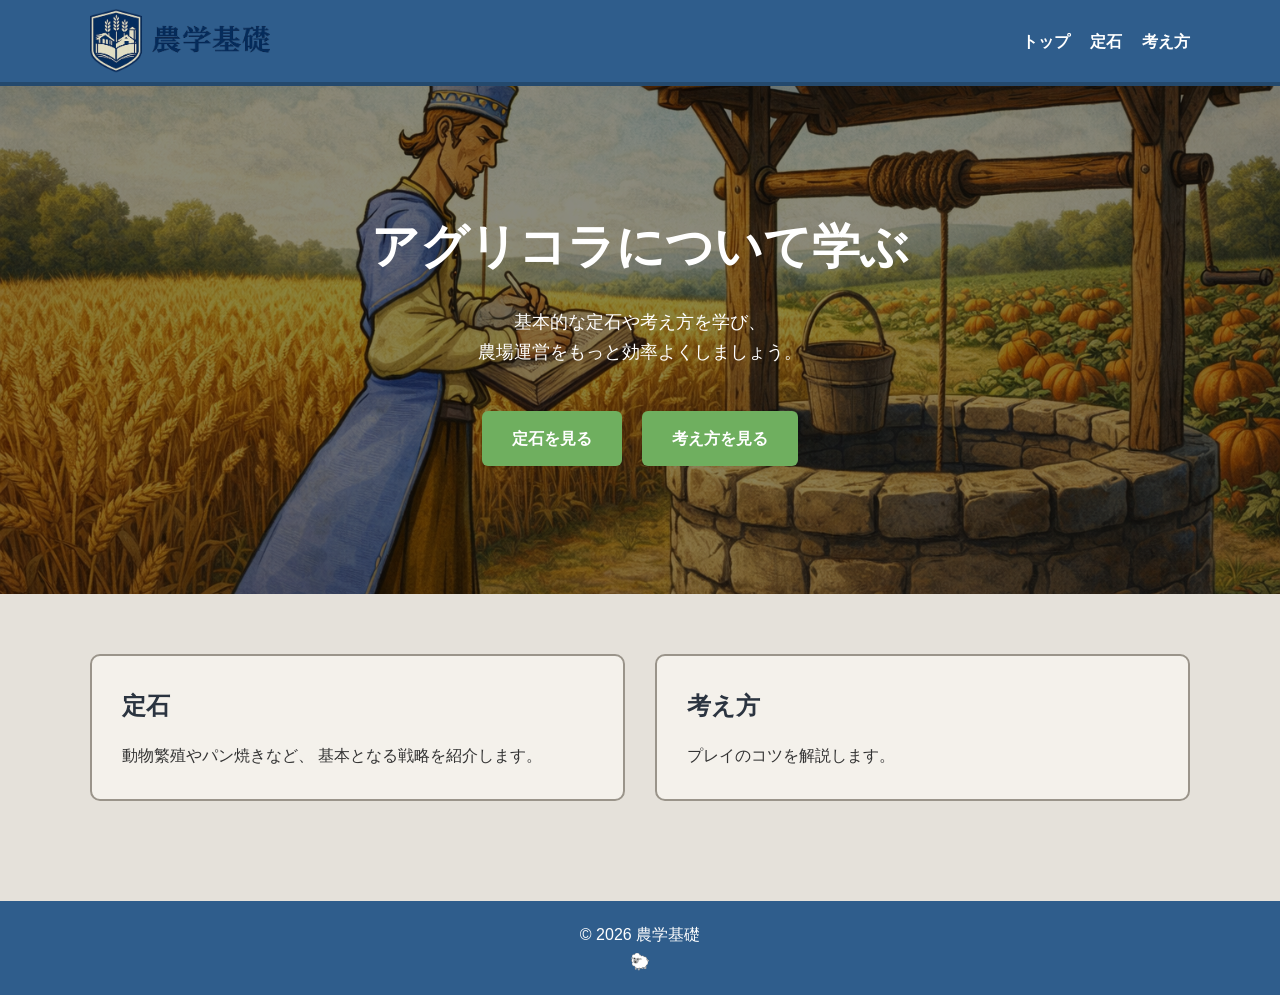
<file: index.html>
<!DOCTYPE html>
<html lang="ja">

<head>
    <meta charset="UTF-8">
    <meta name="viewport" content="width=device-width, initial-scale=1.0">
    <title>農学基礎</title>
    <link rel="stylesheet" href="style.css">
</head>

<body>

    <header class="site-header">
        <div class="container">

            <a href="index.html" class="logo">
                <img src="./img/logo.png" alt="ロゴ画像">
            </a>

            <nav class="nav">
                <ul>
                    <li><a href="index.html">トップ</a></li>
                    <li><a href="theory.html">定石</a></li>
                    <li><a href="strategy.html">考え方</a></li>
                </ul>
            </nav>

        </div>
    </header>

    <main>

        <section class="hero">
            <div class="hero-overlay">
                <div class="container">

                    <h1>アグリコラについて学ぶ</h1>

                    <p>
                        基本的な定石や考え方を学び、<br>
                        農場運営をもっと効率よくしましょう。
                    </p>

                    <a href="theory.html" class="button">
                        定石を見る
                    </a>

                    <a href="strategy.html" class="button">
                        考え方を見る
                    </a>

                </div>
            </div>
        </section>

        <section class="content">
            <div class="container">

                <div class="card">
                    <h2>定石</h2>

                    <p>
                        動物繁殖やパン焼きなど、
                        基本となる戦略を紹介します。
                    </p>
                </div>

                <div class="card">
                    <h2>考え方</h2>

                    <p>
                        プレイのコツを解説します。
                    </p>
                </div>

            </div>
        </section>

    </main>

    <footer class="site-footer">
        <p>© 2026 農学基礎</p>
        <div class="footer-icon">🐑</div>
    </footer>

</body>

</html>
</file>
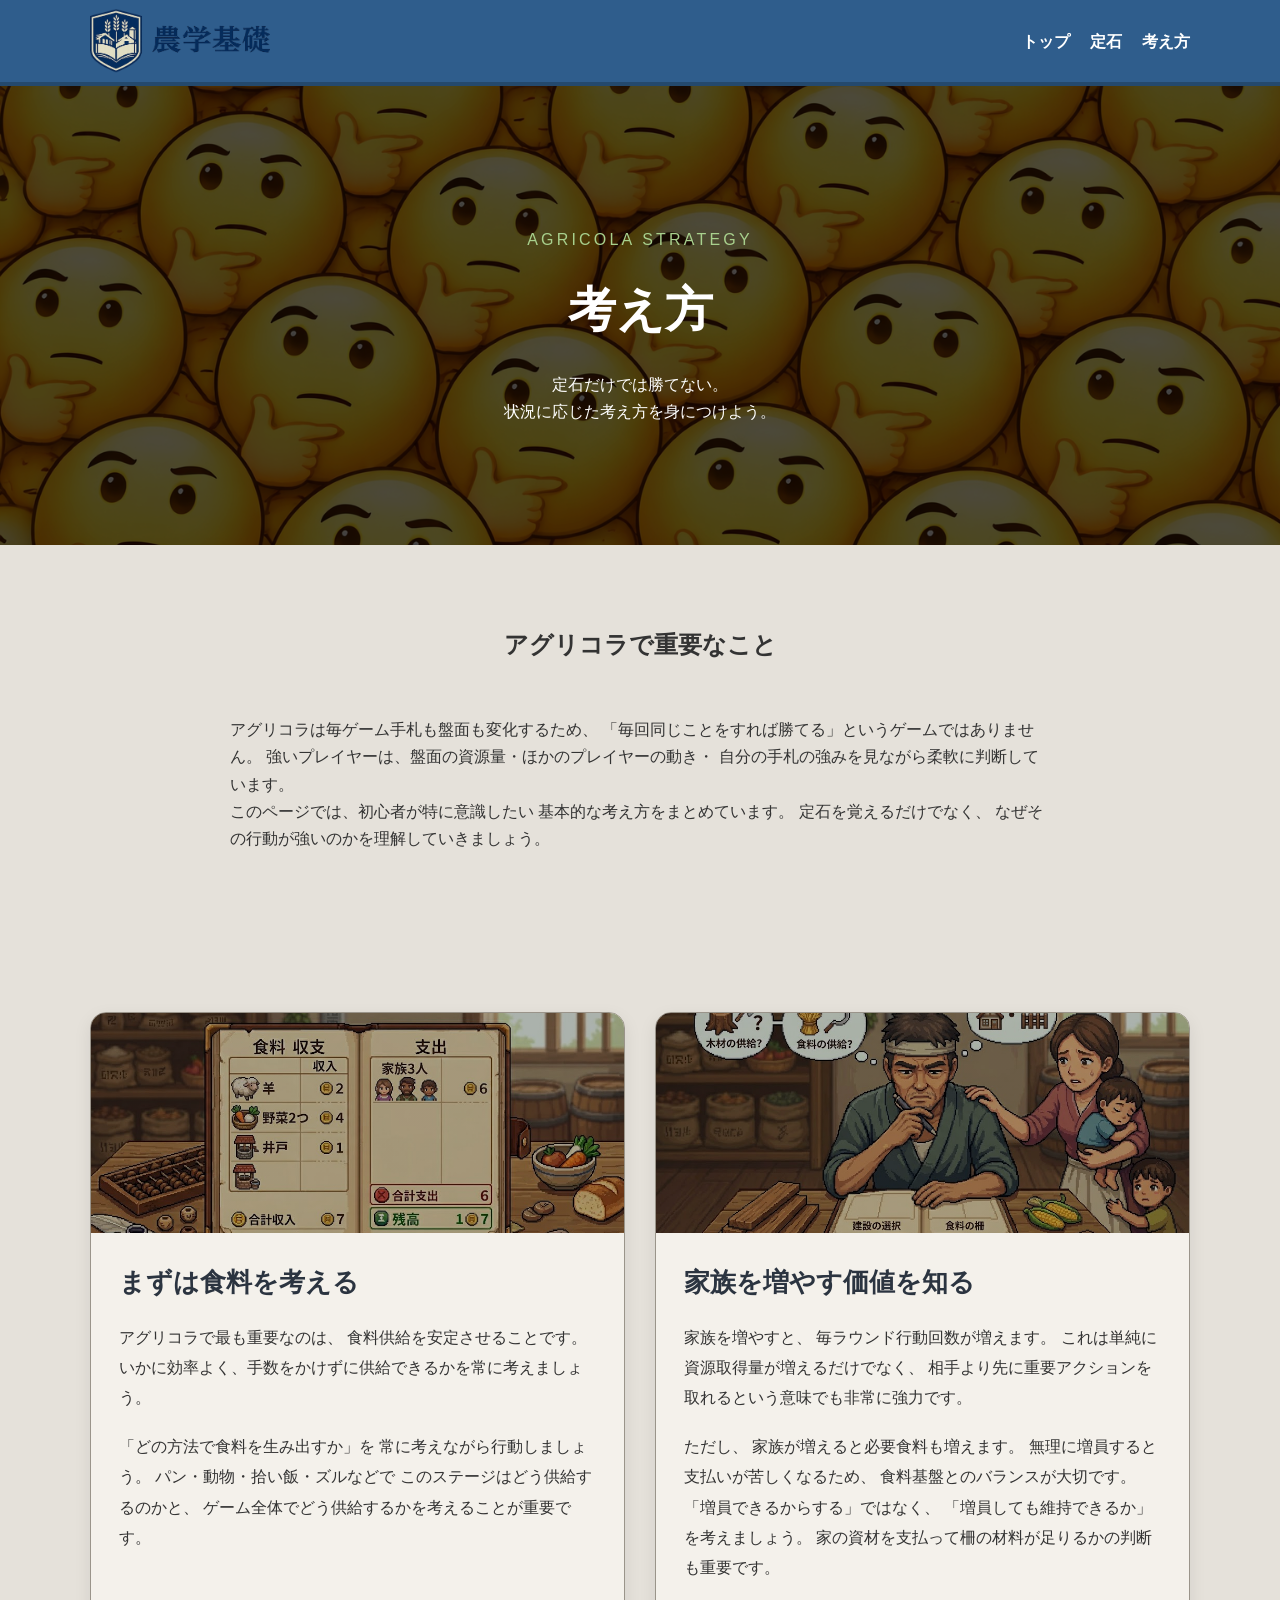
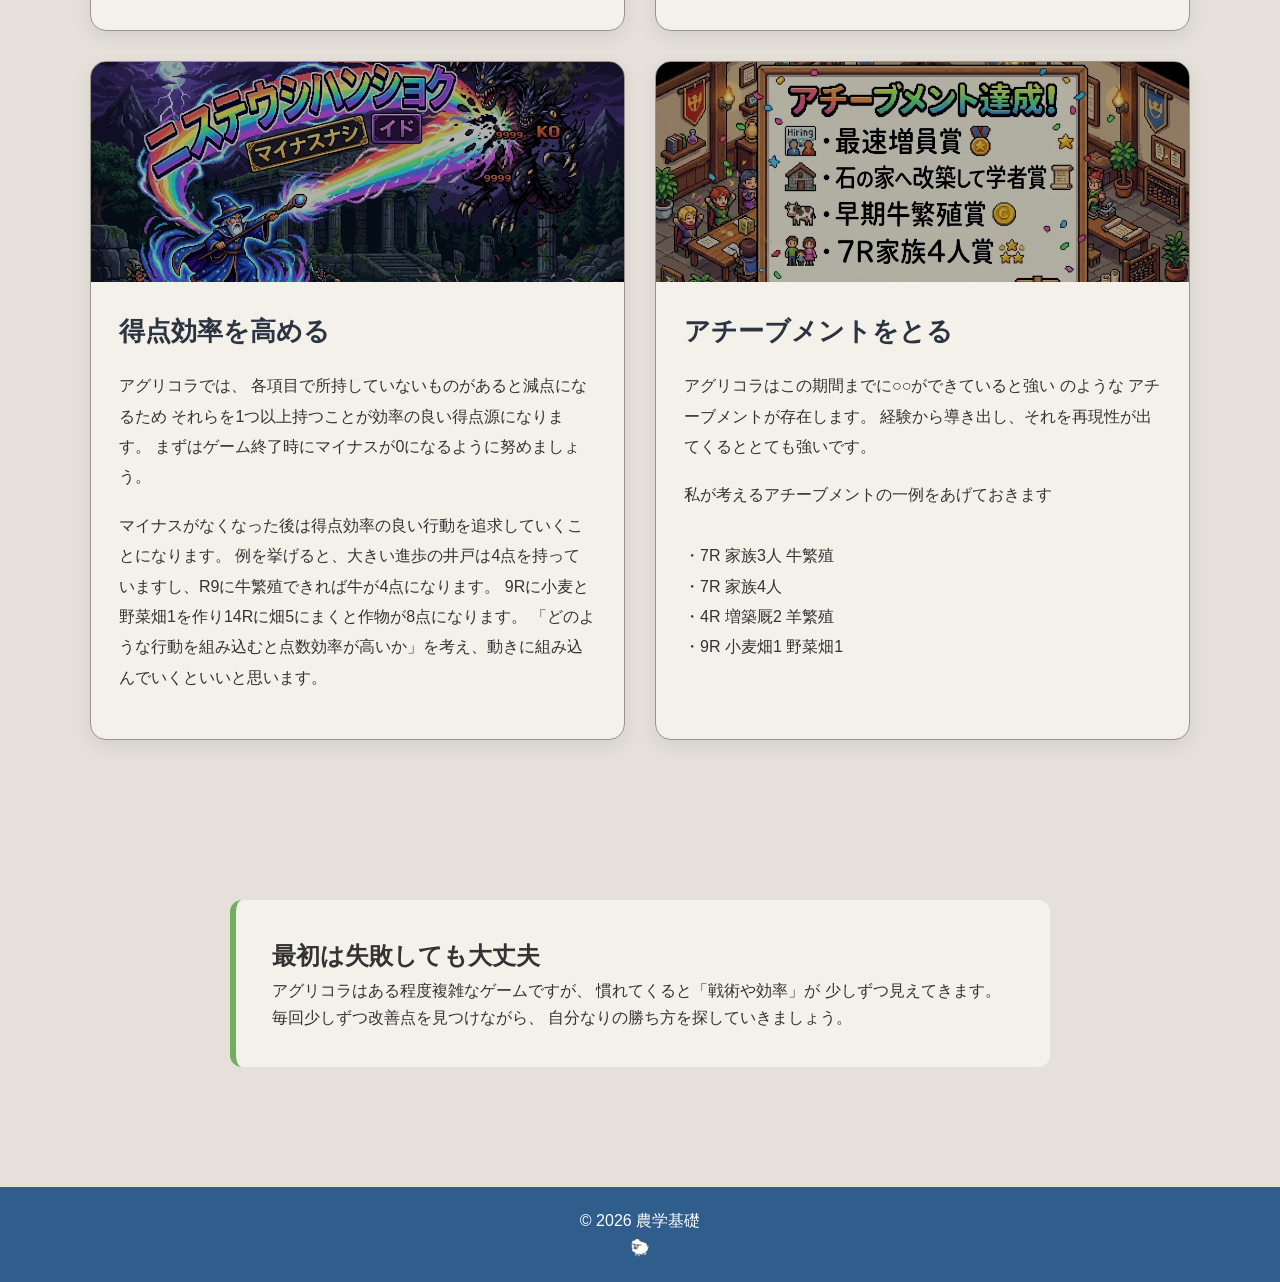
<file: strategy.html>
<!DOCTYPE html>
<html lang="ja">

<head>
  <meta charset="UTF-8">
  <meta name="viewport" content="width=device-width, initial-scale=1.0">
  <title>考え方 | 農学基礎</title>
  <link rel="stylesheet" href="style.css">
</head>

<body>

  <!-- ヘッダー -->
  <header class="site-header">
    <div class="container header-inner">

      <a href="index.html" class="logo">
        <img src="img/logo.png" alt="ロゴ画像">
      </a>

      <nav class="nav">
        <ul>
          <li><a href="index.html">トップ</a></li>
          <li><a href="theory.html">定石</a></li>
          <li><a href="strategy.html">考え方</a></li>
        </ul>
      </nav>

    </div>
  </header>

  <!-- ヒーロー -->
  <section class="page-hero strategy-hero">
    <div class="hero-overlay"></div>

    <div class="container hero-content">
      <p class="hero-subtitle">Agricola Strategy</p>

      <h1>考え方</h1>

      <p>
        定石だけでは勝てない。<br>
        状況に応じた考え方を身につけよう。
      </p>
    </div>
  </section>

  <main>

    <!-- 導入 -->
    <section class="section-block">
      <div class="container narrow">

        <div class="section-title">
          <h2>アグリコラで重要なこと</h2>
        </div>

        <p>
          アグリコラは毎ゲーム手札も盤面も変化するため、
          「毎回同じことをすれば勝てる」というゲームではありません。
          強いプレイヤーは、盤面の資源量・ほかのプレイヤーの動き・
          自分の手札の強みを見ながら柔軟に判断しています。
        </p>

        <p>
          このページでは、初心者が特に意識したい
          基本的な考え方をまとめています。
          定石を覚えるだけでなく、
          なぜその行動が強いのかを理解していきましょう。
        </p>

      </div>
    </section>

    <!-- 戦略 -->
    <section class="strategy-section section-block">
      <div class="container">

        <div class="strategy-grid">

          <!-- 1 -->
          <article class="strategy-card">
            <div class="strategy-image strategy-image-01"></div>

            <div class="strategy-body">
              <h2>まずは食料を考える</h2>

              <p>
                アグリコラで最も重要なのは、
                食料供給を安定させることです。
                いかに効率よく、手数をかけずに供給できるかを常に考えましょう。
              </p>

              <p>
                「どの方法で食料を生み出すか」を
                常に考えながら行動しましょう。
                パン・動物・拾い飯・ズルなどで
                このステージはどう供給するのかと、
                ゲーム全体でどう供給するかを考えることが重要です。
              </p>
            </div>
          </article>

          <!-- 2 -->
          <article class="strategy-card">
            <div class="strategy-image strategy-image-02"></div>

            <div class="strategy-body">
              <h2>家族を増やす価値を知る</h2>

              <p>
                家族を増やすと、
                毎ラウンド行動回数が増えます。
                これは単純に資源取得量が増えるだけでなく、
                相手より先に重要アクションを取れるという意味でも非常に強力です。
              </p>

              <p>
                ただし、
                家族が増えると必要食料も増えます。
                無理に増員すると支払いが苦しくなるため、
                食料基盤とのバランスが大切です。
                「増員できるからする」ではなく、
                「増員しても維持できるか」を考えましょう。
                家の資材を支払って柵の材料が足りるかの判断も重要です。
              </p>
            </div>
          </article>

          <!-- 3 -->
          <article class="strategy-card">
            <div class="strategy-image strategy-image-03"></div>

            <div class="strategy-body">
              <h2>得点効率を高める</h2>

              <p>
                アグリコラでは、
                各項目で所持していないものがあると減点になるため
                それらを1つ以上持つことが効率の良い得点源になります。
                まずはゲーム終了時にマイナスが0になるように努めましょう。
              </p>

              <p>
                マイナスがなくなった後は得点効率の良い行動を追求していくことになります。
                例を挙げると、大きい進歩の井戸は4点を持っていますし、R9に牛繁殖できれば牛が4点になります。
                9Rに小麦と野菜畑1を作り14Rに畑5にまくと作物が8点になります。
                「どのような行動を組み込むと点数効率が高いか」を考え、動きに組み込んでいくといいと思います。
              </p>
            </div>
          </article>

          <!-- 4 -->
          <article class="strategy-card">
            <div class="strategy-image strategy-image-04"></div>

            <div class="strategy-body">
              <h2>アチーブメントをとる</h2>

              <p>
                アグリコラはこの期間までに○○ができていると強い のような
                アチーブメントが存在します。
                経験から導き出し、それを再現性が出てくるととても強いです。
              </p>

              <p>
                私が考えるアチーブメントの一例をあげておきます<br><br>
                ・7R 家族3人 牛繁殖<br>
                ・7R 家族4人<br>
                ・4R 増築厩2 羊繁殖<br>
                ・9R 小麦畑1 野菜畑1
              </p>
            </div>
          </article>

        </div>

      </div>
    </section>

    <!-- まとめ -->
    <section class="section-block">
      <div class="container narrow">

        <div class="note-box">
          <h2>最初は失敗しても大丈夫</h2>

          <p>
            アグリコラはある程度複雑なゲームですが、
            慣れてくると「戦術や効率」が
            少しずつ見えてきます。
          </p>

          <p>
            毎回少しずつ改善点を見つけながら、
            自分なりの勝ち方を探していきましょう。
          </p>
        </div>

      </div>
    </section>

  </main>

  <!-- フッター -->
  <footer class="site-footer">
    <div class="container footer-inner">
      <p>© 2026 農学基礎</p>

      <div class="footer-icon">
        🐑
      </div>
    </div>
  </footer>

</body>

</html>
</file>
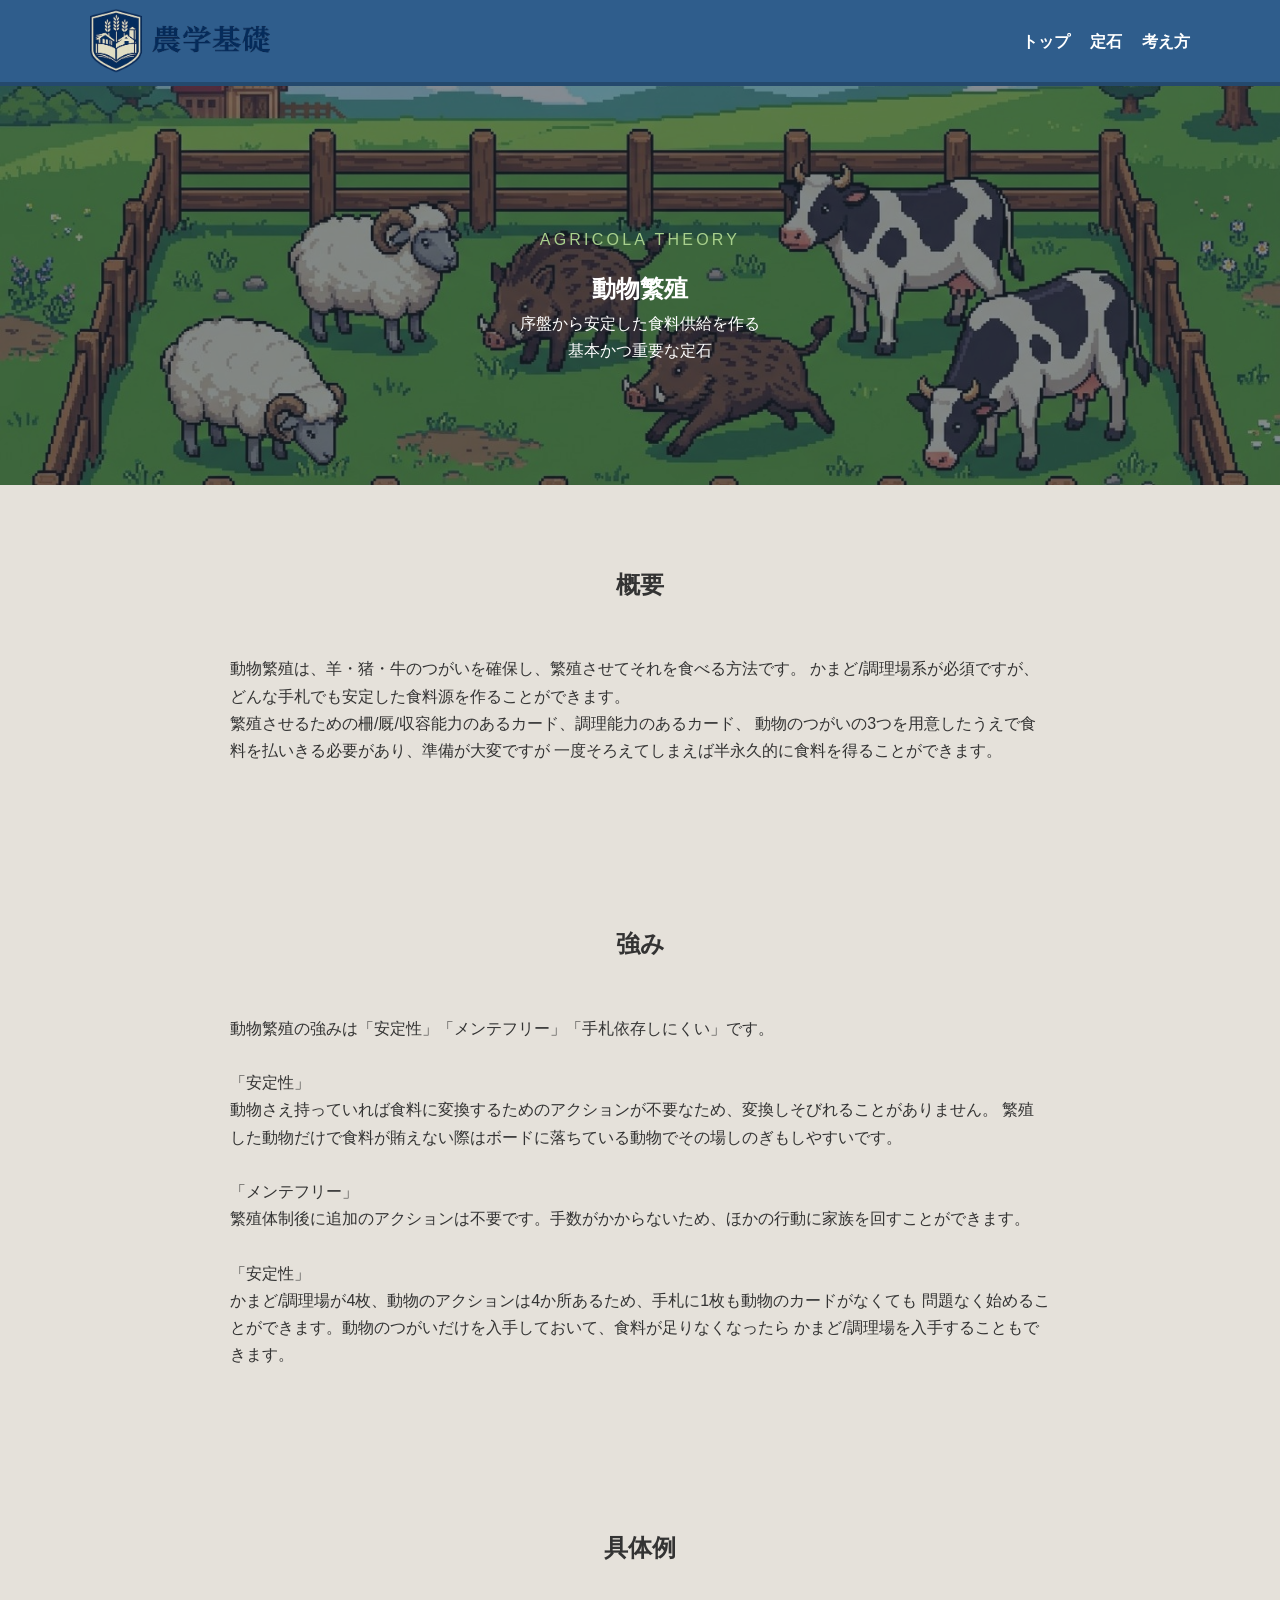
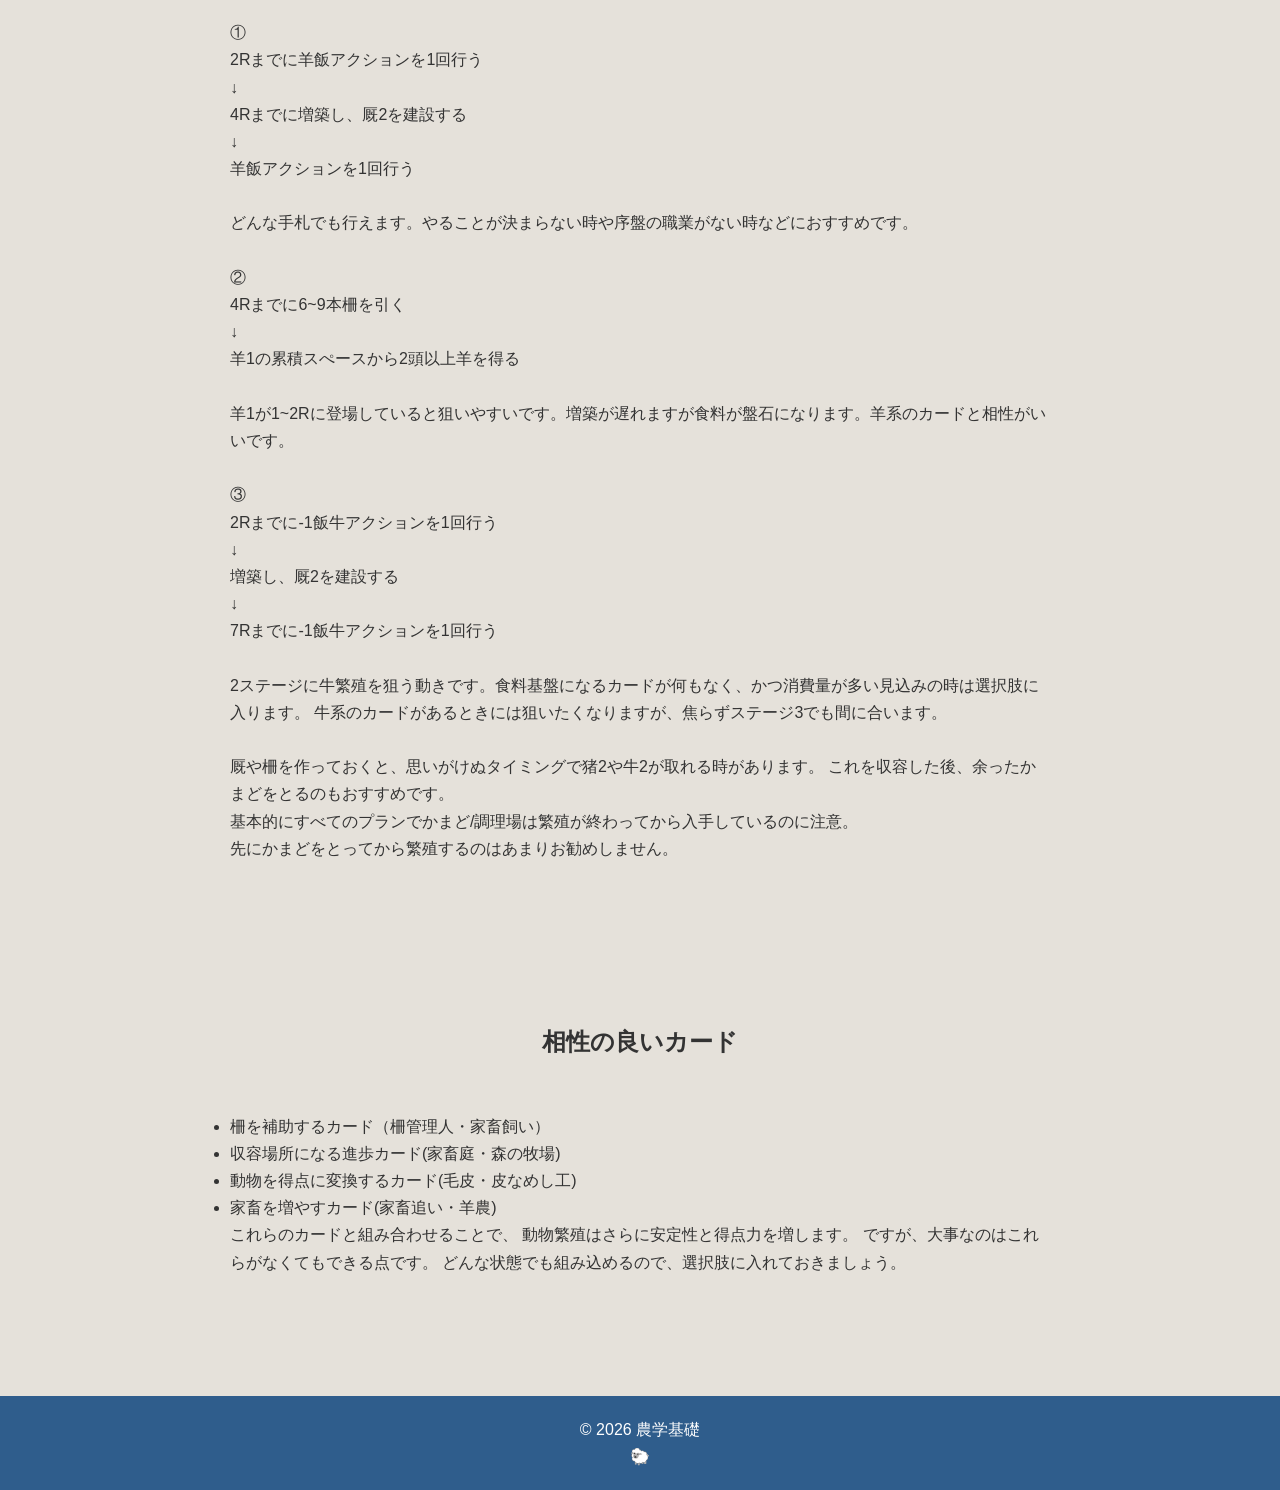
<file: theory-01.html>
<!DOCTYPE html>
<html lang="ja">

<head>
  <meta charset="UTF-8">
  <meta name="viewport" content="width=device-width, initial-scale=1.0">
  <title>動物繁殖 | 農学基礎</title>
  <link rel="stylesheet" href="style.css">
</head>

<body>

  <!-- ヘッダー（theory.htmlと統一） -->
  <header class="site-header">
    <div class="container header-inner">
      <a href="index.html" class="logo">
        <img src="img/logo.png" alt="ロゴ画像">
      </a>

      <nav class="nav">
        <ul>
          <li><a href="index.html">トップ</a></li>
          <li><a href="theory.html">定石</a></li>
          <li><a href="strategy.html">考え方</a></li>
        </ul>
      </nav>
    </div>
  </header>

  <!-- ヒーロー -->
  <section class="page-hero theory-hero-01">
    <div class="hero-overlay"></div>

    <div class="container hero-content">
      <p class="hero-subtitle">Agricola Theory</p>
      <h1>動物繁殖</h1>
      <p>
        序盤から安定した食料供給を作る<br>
        基本かつ重要な定石
      </p>
    </div>
  </section>

  <main>

    <!-- 概要 -->
    <section class="section-block">
      <div class="container narrow">
        <div class="section-title">
          <h2>概要</h2>
        </div>

        <p>
          動物繁殖は、羊・猪・牛のつがいを確保し、繁殖させてそれを食べる方法です。
          かまど/調理場系が必須ですが、どんな手札でも安定した食料源を作ることができます。
        </p>

        <p>
          繁殖させるための柵/厩/収容能力のあるカード、調理能力のあるカード、
          動物のつがいの3つを用意したうえで食料を払いきる必要があり、準備が大変ですが
          一度そろえてしまえば半永久的に食料を得ることができます。
        </p>
      </div>
    </section>

    <!-- 強み -->
    <section class="section-block">
      <div class="container narrow">
        <div class="section-title">
          <h2>強み</h2>
        </div>

        <p>
          動物繁殖の強みは「安定性」「メンテフリー」「手札依存しにくい」です。<br><br>
        </p>

        <p>
          「安定性」<br>
          動物さえ持っていれば食料に変換するためのアクションが不要なため、変換しそびれることがありません。
          繁殖した動物だけで食料が賄えない際はボードに落ちている動物でその場しのぎもしやすいです。<br><br>
        </p>

        <p>
          「メンテフリー」<br>
          繁殖体制後に追加のアクションは不要です。手数がかからないため、ほかの行動に家族を回すことができます。
          <br><br>
        </p>

        <p>
          「安定性」<br>
          かまど/調理場が4枚、動物のアクションは4か所あるため、手札に1枚も動物のカードがなくても
          問題なく始めることができます。動物のつがいだけを入手しておいて、食料が足りなくなったら
          かまど/調理場を入手することもできます。
        </p>

      </div>
    </section>

    <!-- 具体例 -->
    <section class="section-block">
      <div class="container narrow">
        <div class="section-title">
          <h2>具体例</h2>
        </div>

        <p>
          ①<br>
          2Rまでに羊飯アクションを1回行う<br>
          ↓<br>
          4Rまでに増築し、厩2を建設する<br>
          ↓<br>
          羊飯アクションを1回行う<br><br>
          どんな手札でも行えます。やることが決まらない時や序盤の職業がない時などにおすすめです。<br><br>
          ②<br>
          4Rまでに6~9本柵を引く<br>
          ↓<br>
          羊1の累積スぺースから2頭以上羊を得る<br><br>
          羊1が1~2Rに登場していると狙いやすいです。増築が遅れますが食料が盤石になります。羊系のカードと相性がいいです。<br><br>
          ③<br>
          2Rまでに-1飯牛アクションを1回行う<br>
          ↓<br>
          増築し、厩2を建設する<br>
          ↓<br>
          7Rまでに-1飯牛アクションを1回行う<br><br>
          2ステージに牛繁殖を狙う動きです。食料基盤になるカードが何もなく、かつ消費量が多い見込みの時は選択肢に入ります。
          牛系のカードがあるときには狙いたくなりますが、焦らずステージ3でも間に合います。<br><br>
        </p>

        <p>
          厩や柵を作っておくと、思いがけぬタイミングで猪2や牛2が取れる時があります。
          これを収容した後、余ったかまどをとるのもおすすめです。<br>
          基本的にすべてのプランでかまど/調理場は繁殖が終わってから入手しているのに注意。<br>
          先にかまどをとってから繁殖するのはあまりお勧めしません。
        </p>
      </div>
    </section>

    <!-- 相性の良いカード -->
    <section class="section-block">
      <div class="container narrow">
        <div class="section-title">
          <h2>相性の良いカード</h2>
        </div>

        <ul>
          <li>柵を補助するカード（柵管理人・家畜飼い）</li>
          <li>収容場所になる進歩カード(家畜庭・森の牧場)</li>
          <li>動物を得点に変換するカード(毛皮・皮なめし工)</li>
          <li>家畜を増やすカード(家畜追い・羊農)</li>
        </ul>

        <p>
          これらのカードと組み合わせることで、
          動物繁殖はさらに安定性と得点力を増します。
          ですが、大事なのはこれらがなくてもできる点です。
          どんな状態でも組み込めるので、選択肢に入れておきましょう。
        </p>
      </div>
    </section>

  </main>

  <!-- フッター（theory.htmlと統一） -->
  <footer class="site-footer">
    <div class="container footer-inner">
      <p>© 2026 農学基礎</p>
      <div class="footer-icon">🐑</div>
    </div>
  </footer>

</body>
</html>
</file>
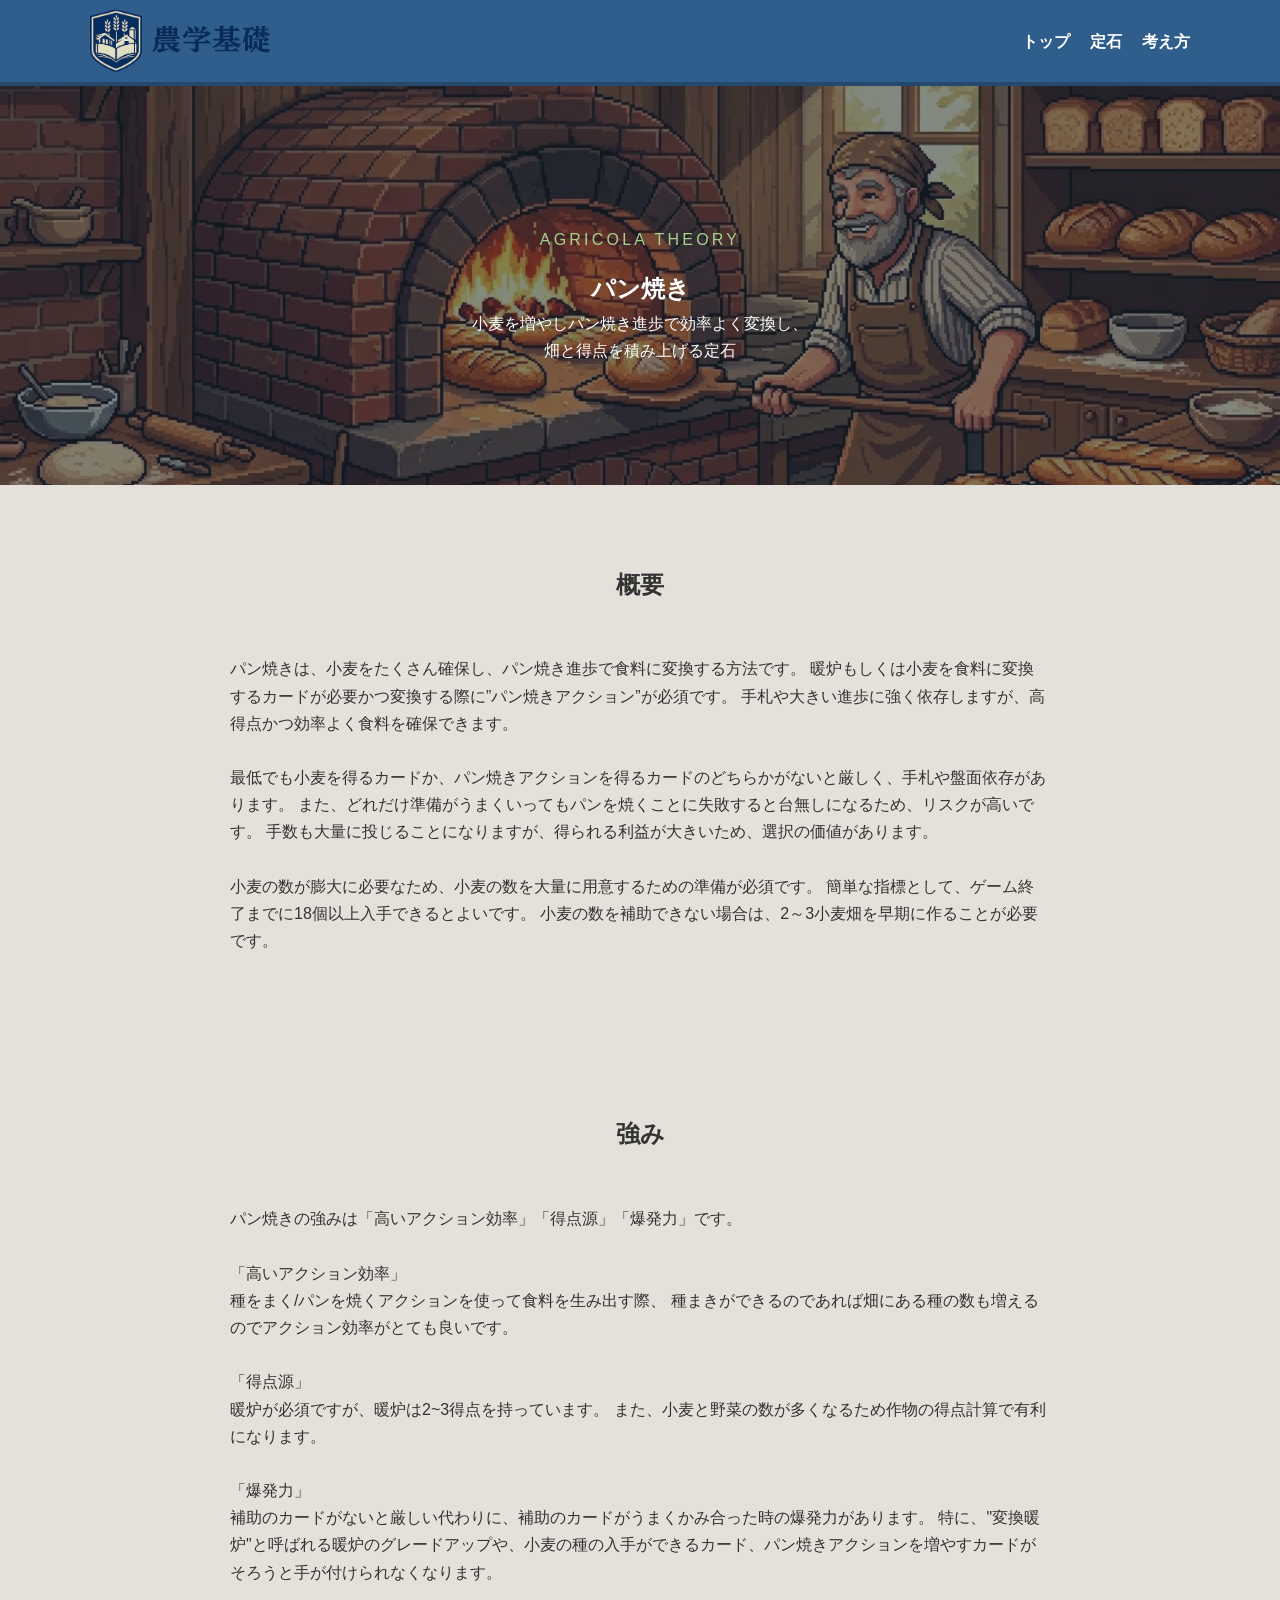
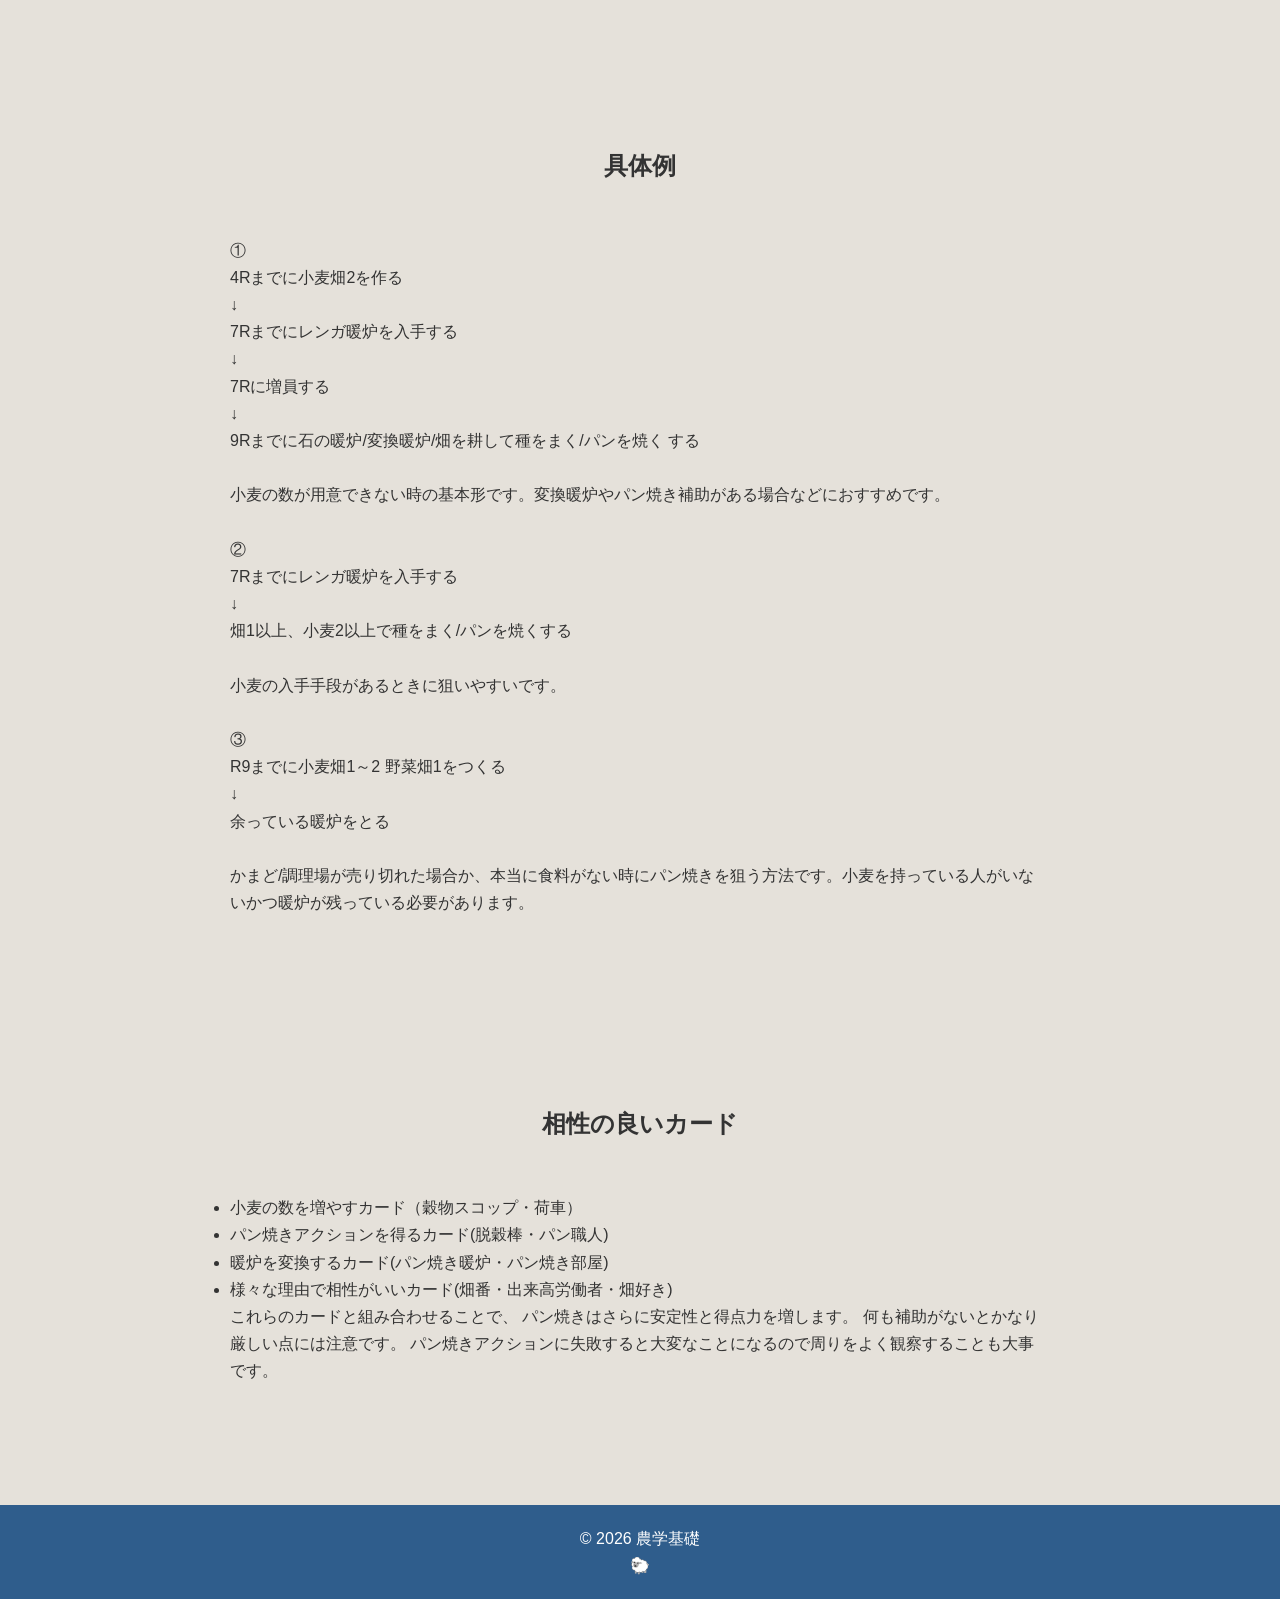
<file: theory-02.html>
<!DOCTYPE html>
<html lang="ja">

<head>
  <meta charset="UTF-8">
  <meta name="viewport" content="width=device-width, initial-scale=1.0">
  <title>パン焼き | 農学基礎</title>
  <link rel="stylesheet" href="style.css">
</head>

<body>

  <!-- ヘッダー（統一） -->
  <header class="site-header">
    <div class="container header-inner">

      <a href="index.html" class="logo">
        <img src="img/logo.png" alt="ロゴ画像">
      </a>

      <nav class="nav">
        <ul>
          <li><a href="index.html">トップ</a></li>
          <li><a href="theory.html">定石</a></li>
          <li><a href="strategy.html">考え方</a></li>
        </ul>
      </nav>

    </div>
  </header>

  <!-- ページヒーロー（統一構造） -->
  <section class="page-hero theory-hero-02">
    <div class="hero-overlay"></div>

    <div class="container hero-content">
      <p class="hero-subtitle">Agricola Theory</p>
      <h1>パン焼き</h1>
      <p>
        小麦を増やしパン焼き進歩で効率よく変換し、<br>
        畑と得点を積み上げる定石
      </p>
    </div>
  </section>

  <main>

    <!-- 概要 -->
    <section class="section-block">
      <div class="container narrow">
        <h2 class="section-title">概要</h2>

        <p>
          パン焼きは、小麦をたくさん確保し、パン焼き進歩で食料に変換する方法です。
          暖炉もしくは小麦を食料に変換するカードが必要かつ変換する際に”パン焼きアクション”が必須です。
          手札や大きい進歩に強く依存しますが、高得点かつ効率よく食料を確保できます。
        </p><br>

        <p>
          最低でも小麦を得るカードか、パン焼きアクションを得るカードのどちらかがないと厳しく、手札や盤面依存があります。
          また、どれだけ準備がうまくいってもパンを焼くことに失敗すると台無しになるため、リスクが高いです。
          手数も大量に投じることになりますが、得られる利益が大きいため、選択の価値があります。
        </p><br>

        <p>
          小麦の数が膨大に必要なため、小麦の数を大量に用意するための準備が必須です。
          簡単な指標として、ゲーム終了までに18個以上入手できるとよいです。
          小麦の数を補助できない場合は、2～3小麦畑を早期に作ることが必要です。
        </p>
      </div>
    </section>

    <!-- 強み -->
    <section class="section-block">
      <div class="container narrow">
        <h2 class="section-title">強み</h2>

        <p>
          パン焼きの強みは「高いアクション効率」「得点源」「爆発力」です。<br><br>
        </p>

        <p>
          「高いアクション効率」<br>
          種をまく/パンを焼くアクションを使って食料を生み出す際、
          種まきができるのであれば畑にある種の数も増えるのでアクション効率がとても良いです。<br><br>
        </p>

        <p>
          「得点源」<br>
          暖炉が必須ですが、暖炉は2~3得点を持っています。
          また、小麦と野菜の数が多くなるため作物の得点計算で有利になります。
          <br><br>
        </p>

        <p>
          「爆発力」<br>
          補助のカードがないと厳しい代わりに、補助のカードがうまくかみ合った時の爆発力があります。
          特に、"変換暖炉"と呼ばれる暖炉のグレードアップや、小麦の種の入手ができるカード、パン焼きアクションを増やすカードがそろうと手が付けられなくなります。
        </p>
      </div>
    </section>

    <!-- 具体例 -->
    <section class="section-block">
      <div class="container narrow">
        <h2 class="section-title">具体例</h2>

        <p>
          ①<br>
          4Rまでに小麦畑2を作る<br>
          ↓<br>
          7Rまでにレンガ暖炉を入手する<br>
          ↓<br>
          7Rに増員する<br>
          ↓<br>
          9Rまでに石の暖炉/変換暖炉/畑を耕して種をまく/パンを焼く する<br><br>
          小麦の数が用意できない時の基本形です。変換暖炉やパン焼き補助がある場合などにおすすめです。<br><br>
          ②<br>
          7Rまでにレンガ暖炉を入手する<br>
          ↓<br>
          畑1以上、小麦2以上で種をまく/パンを焼くする<br><br>
          小麦の入手手段があるときに狙いやすいです。<br><br>
          ③<br>
          R9までに小麦畑1～2 野菜畑1をつくる<br>
          ↓<br>
          余っている暖炉をとる<br><br>
          かまど/調理場が売り切れた場合か、本当に食料がない時にパン焼きを狙う方法です。小麦を持っている人がいないかつ暖炉が残っている必要があります。<br><br>
        </p>
      </div>
    </section>

    <!-- 相性の良いカード -->
    <section class="section-block">
      <div class="container narrow">
        <h2 class="section-title">相性の良いカード</h2>

        <ul>
          <li>小麦の数を増やすカード（穀物スコップ・荷車）</li>
          <li>パン焼きアクションを得るカード(脱穀棒・パン職人)</li>
          <li>暖炉を変換するカード(パン焼き暖炉・パン焼き部屋)</li>
          <li>様々な理由で相性がいいカード(畑番・出来高労働者・畑好き)</li>
        </ul>

        <p>
          これらのカードと組み合わせることで、
          パン焼きはさらに安定性と得点力を増します。
          何も補助がないとかなり厳しい点には注意です。
          パン焼きアクションに失敗すると大変なことになるので周りをよく観察することも大事です。
        </p>
      </div>
    </section>

  </main>

  <!-- フッター（統一） -->
  <footer class="site-footer">
    <div class="container footer-inner">
      <p>© 2026 農学基礎</p>
      <div class="footer-icon">🐑</div>
    </div>
  </footer>

</body>

</html>
</file>
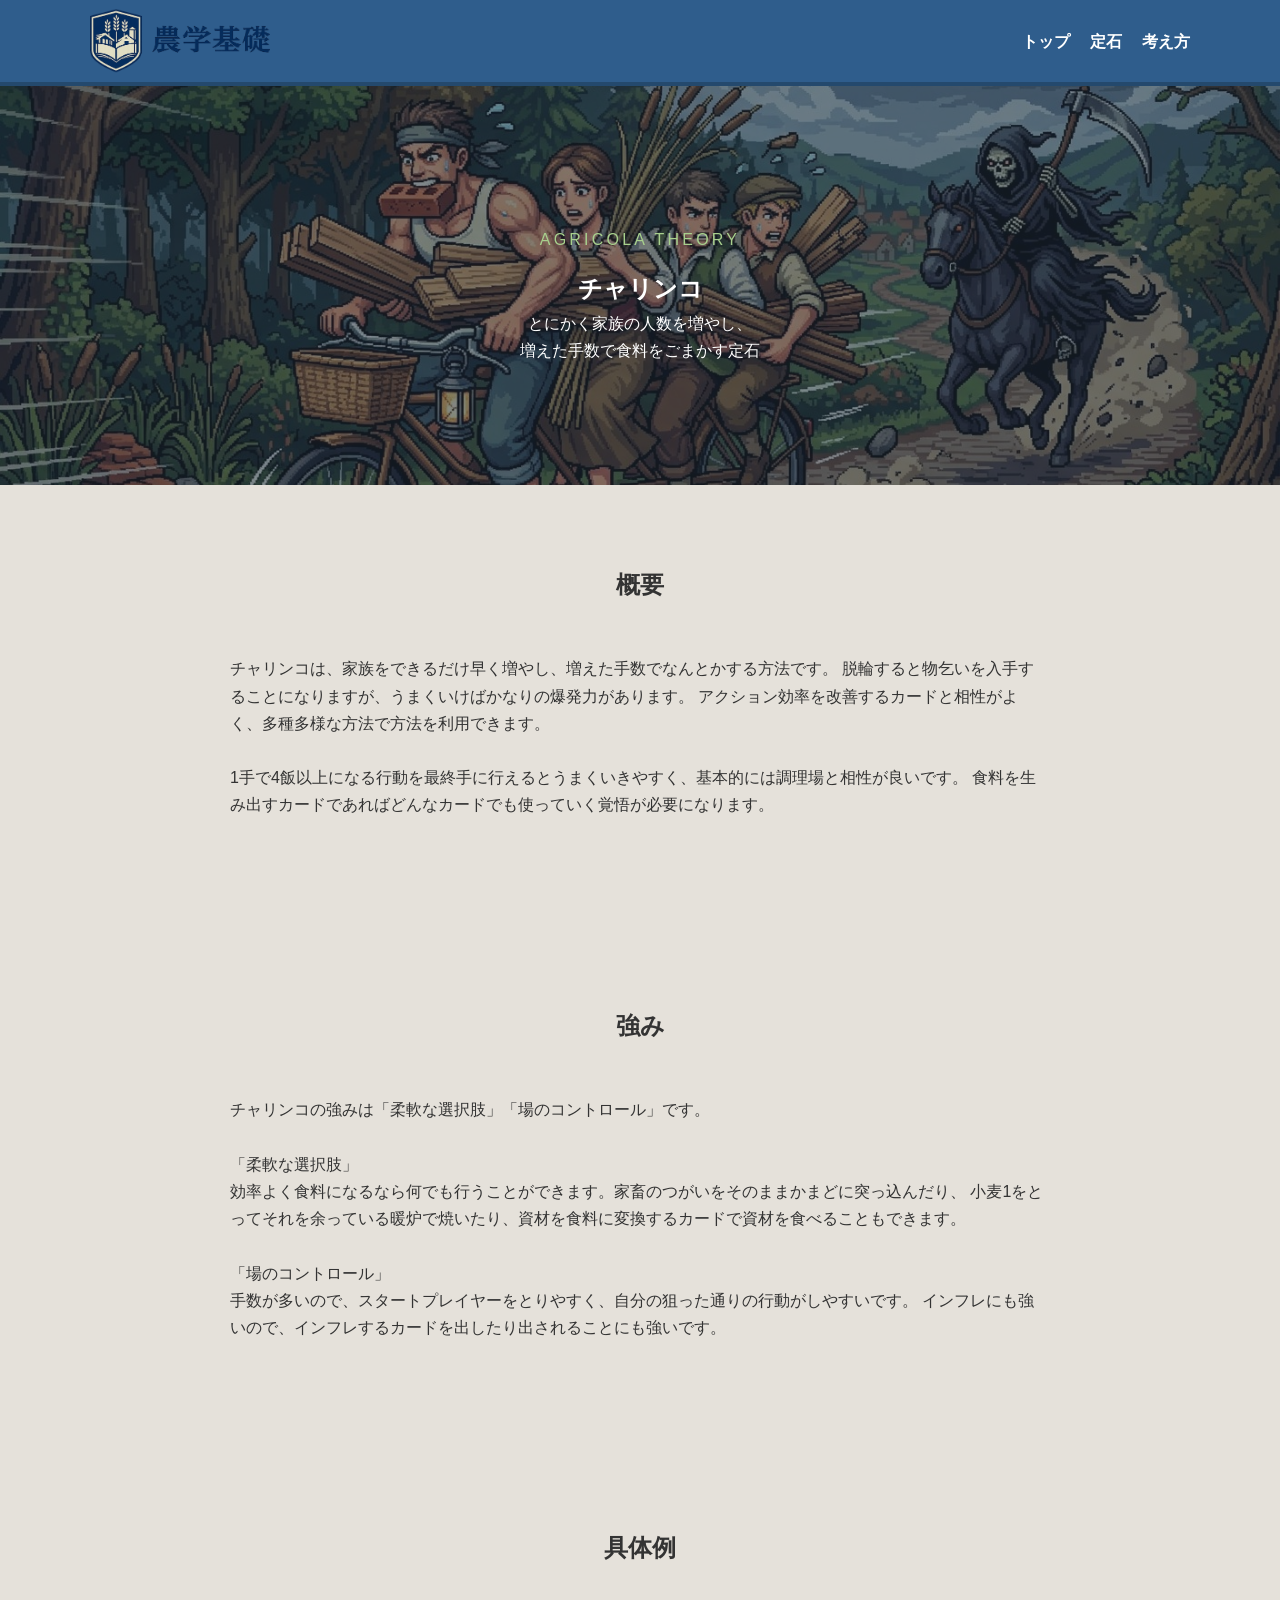
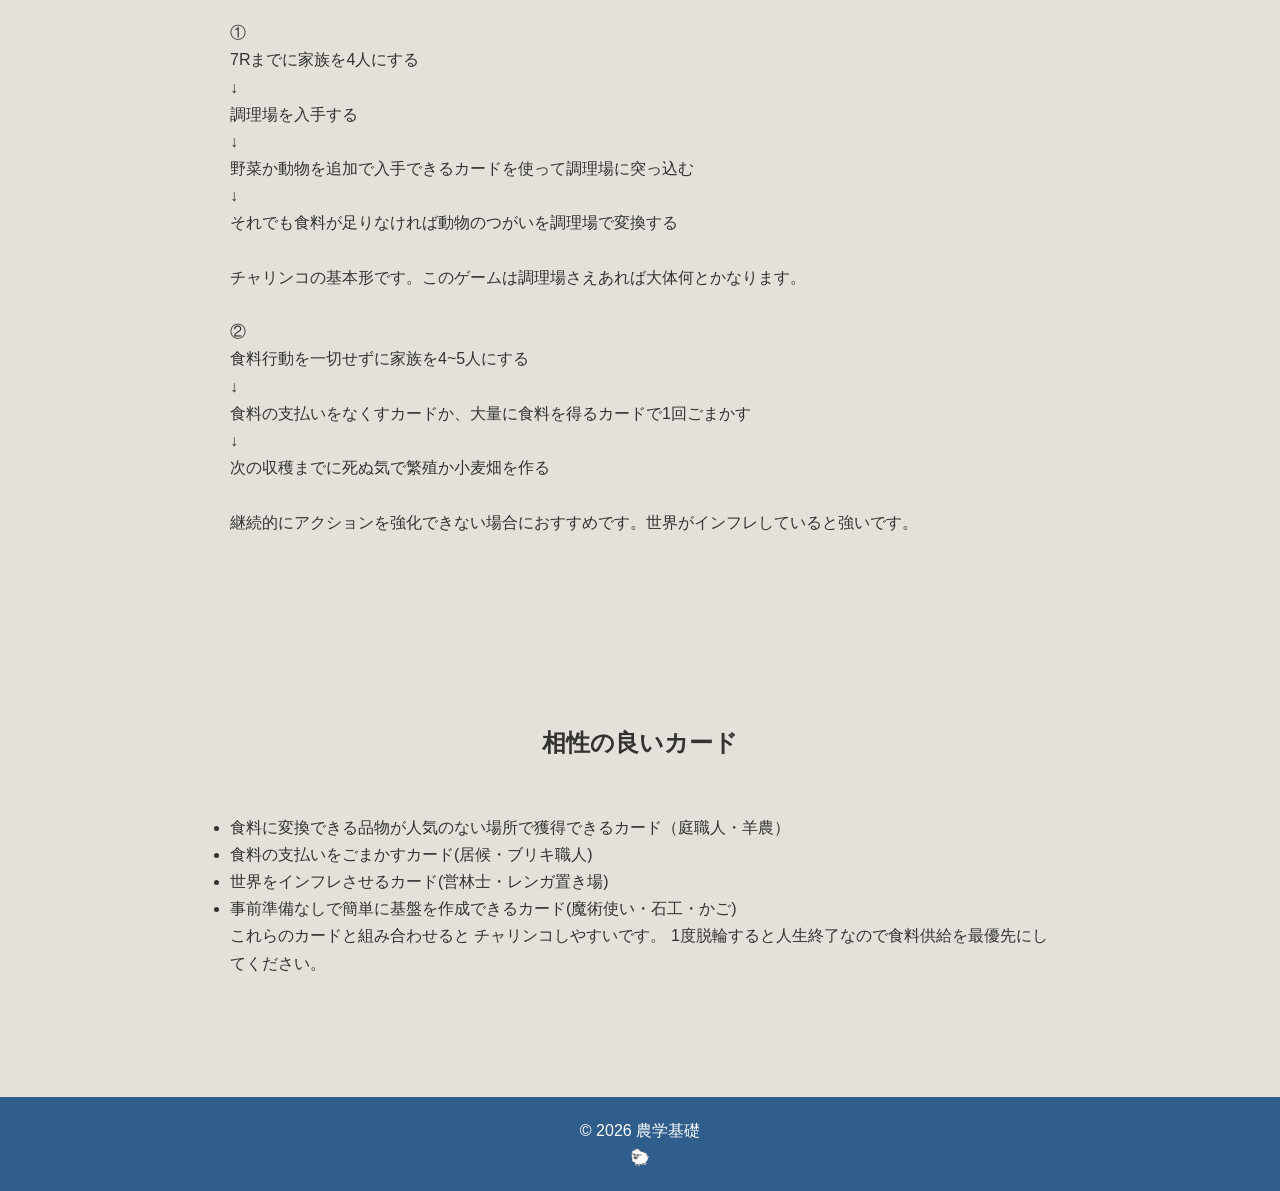
<file: theory-03.html>
<!DOCTYPE html>
<html lang="ja">

<head>
  <meta charset="UTF-8">
  <meta name="viewport" content="width=device-width, initial-scale=1.0">
  <title>チャリンコ | 農学基礎</title>
  <link rel="stylesheet" href="style.css">
</head>

<body>

  <!-- ヘッダー（統一） -->
  <header class="site-header">
    <div class="container header-inner">

      <a href="index.html" class="logo">
        <img src="img/logo.png" alt="ロゴ画像">
      </a>

      <nav class="nav">
        <ul>
          <li><a href="index.html">トップ</a></li>
          <li><a href="theory.html">定石</a></li>
          <li><a href="strategy.html">考え方</a></li>
        </ul>
      </nav>

    </div>
  </header>

  <!-- ページヒーロー（統一構造） -->
  <section class="page-hero theory-hero-03">
    <div class="hero-overlay"></div>

    <div class="container hero-content">
      <p class="hero-subtitle">Agricola Theory</p>
      <h1>チャリンコ</h1>
      <p>
        とにかく家族の人数を増やし、<br>
        増えた手数で食料をごまかす定石
      </p>
    </div>
  </section>

  <main>

    <!-- 概要 -->
    <section class="section-block">
      <div class="container narrow">
        <h2 class="section-title">概要</h2>

        <p>
          チャリンコは、家族をできるだけ早く増やし、増えた手数でなんとかする方法です。
          脱輪すると物乞いを入手することになりますが、うまくいけばかなりの爆発力があります。
          アクション効率を改善するカードと相性がよく、多種多様な方法で方法を利用できます。
        </p><br>

        <p>
          1手で4飯以上になる行動を最終手に行えるとうまくいきやすく、基本的には調理場と相性が良いです。
          食料を生み出すカードであればどんなカードでも使っていく覚悟が必要になります。
        </p><br>
      </div>
    </section>

    <!-- 強み -->
    <section class="section-block">
      <div class="container narrow">
        <h2 class="section-title">強み</h2>

        <p>
          チャリンコの強みは「柔軟な選択肢」「場のコントロール」です。<br><br>
        </p>

        <p>
          「柔軟な選択肢」<br>
          効率よく食料になるなら何でも行うことができます。家畜のつがいをそのままかまどに突っ込んだり、
          小麦1をとってそれを余っている暖炉で焼いたり、資材を食料に変換するカードで資材を食べることもできます。<br><br>
        </p>

        <p>
          「場のコントロール」<br>
          手数が多いので、スタートプレイヤーをとりやすく、自分の狙った通りの行動がしやすいです。
          インフレにも強いので、インフレするカードを出したり出されることにも強いです。
          <br><br>
        </p>

      </div>
    </section>

    <!-- 具体例 -->
    <section class="section-block">
      <div class="container narrow">
        <h2 class="section-title">具体例</h2>

        <p>
          ①<br>
          7Rまでに家族を4人にする<br>
          ↓<br>
          調理場を入手する<br>
          ↓<br>
          野菜か動物を追加で入手できるカードを使って調理場に突っ込む<br>
          ↓<br>
          それでも食料が足りなければ動物のつがいを調理場で変換する<br><br>
          チャリンコの基本形です。このゲームは調理場さえあれば大体何とかなります。<br><br>
          ②<br>
          食料行動を一切せずに家族を4~5人にする<br>
          ↓<br>
          食料の支払いをなくすカードか、大量に食料を得るカードで1回ごまかす<br>
          ↓<br>
          次の収穫までに死ぬ気で繁殖か小麦畑を作る<br><br>
          継続的にアクションを強化できない場合におすすめです。世界がインフレしていると強いです。<br><br>
         </p>
      </div>
    </section>

    <!-- 相性の良いカード -->
    <section class="section-block">
      <div class="container narrow">
        <h2 class="section-title">相性の良いカード</h2>

        <ul>
          <li>食料に変換できる品物が人気のない場所で獲得できるカード（庭職人・羊農）</li>
          <li>食料の支払いをごまかすカード(居候・ブリキ職人)</li>
          <li>世界をインフレさせるカード(営林士・レンガ置き場)</li>
          <li>事前準備なしで簡単に基盤を作成できるカード(魔術使い・石工・かご)</li>
        </ul>

        <p>
          これらのカードと組み合わせると
          チャリンコしやすいです。
          1度脱輪すると人生終了なので食料供給を最優先にしてください。
        </p>
      </div>
    </section>

  </main>

  <!-- フッター（統一） -->
  <footer class="site-footer">
    <div class="container footer-inner">
      <p>© 2026 農学基礎</p>
      <div class="footer-icon">🐑</div>
    </div>
  </footer>

</body>

</html>
</file>
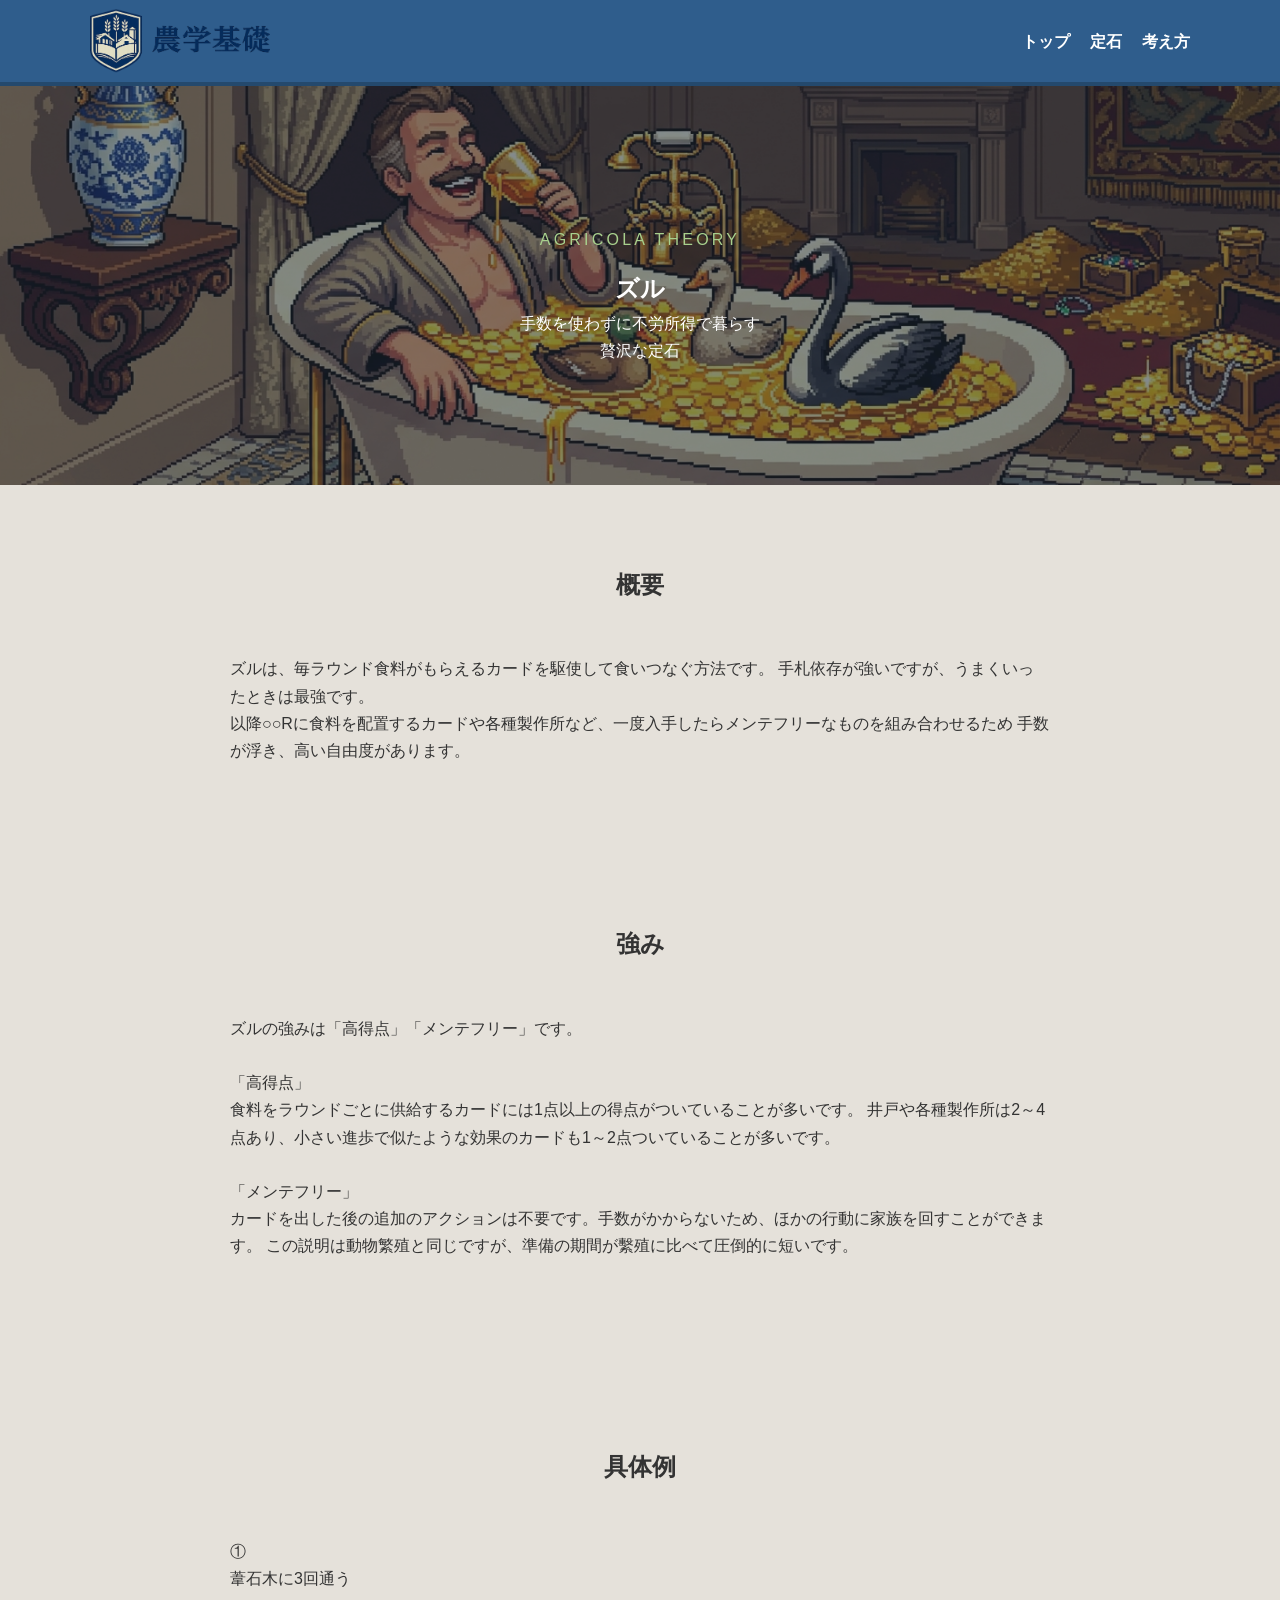
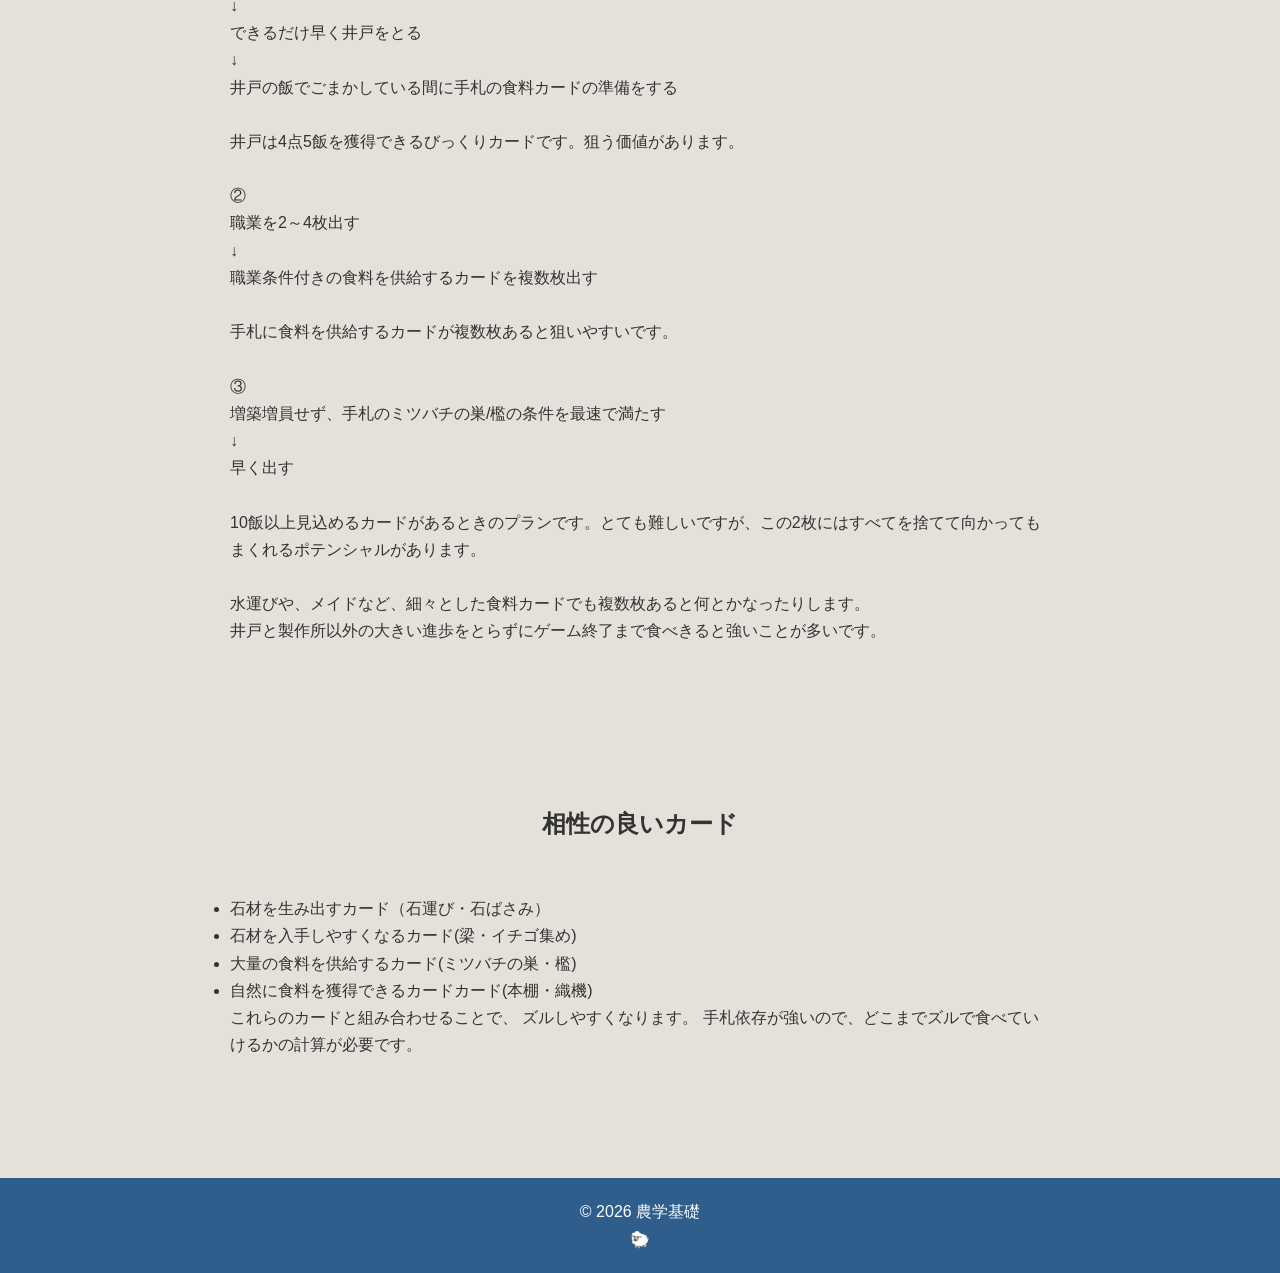
<file: theory-04.html>
<!DOCTYPE html>
<html lang="ja">

<head>
  <meta charset="UTF-8">
  <meta name="viewport" content="width=device-width, initial-scale=1.0">
  <title>ズル | 農学基礎</title>
  <link rel="stylesheet" href="style.css">
</head>

<body>

  <!-- ヘッダー（theory.htmlと統一） -->
  <header class="site-header">
    <div class="container header-inner">
      <a href="index.html" class="logo">
        <img src="img/logo.png" alt="ロゴ画像">
      </a>

      <nav class="nav">
        <ul>
          <li><a href="index.html">トップ</a></li>
          <li><a href="theory.html">定石</a></li>
          <li><a href="strategy.html">考え方</a></li>
        </ul>
      </nav>
    </div>
  </header>

  <!-- ヒーロー -->
  <section class="page-hero theory-hero-04">
    <div class="hero-overlay"></div>

    <div class="container hero-content">
      <p class="hero-subtitle">Agricola Theory</p>
      <h1>ズル</h1>
      <p>
        手数を使わずに不労所得で暮らす<br>
        贅沢な定石
      </p>
    </div>
  </section>

  <main>

    <!-- 概要 -->
    <section class="section-block">
      <div class="container narrow">
        <div class="section-title">
          <h2>概要</h2>
        </div>

        <p>
          ズルは、毎ラウンド食料がもらえるカードを駆使して食いつなぐ方法です。
          手札依存が強いですが、うまくいったときは最強です。
        </p>

        <p>
          以降○○Rに食料を配置するカードや各種製作所など、一度入手したらメンテフリーなものを組み合わせるため
          手数が浮き、高い自由度があります。
        </p>
      </div>
    </section>

    <!-- 強み -->
    <section class="section-block">
      <div class="container narrow">
        <div class="section-title">
          <h2>強み</h2>
        </div>

        <p>
          ズルの強みは「高得点」「メンテフリー」です。<br><br>
        </p>

        <p>
          「高得点」<br>
          食料をラウンドごとに供給するカードには1点以上の得点がついていることが多いです。
          井戸や各種製作所は2～4点あり、小さい進歩で似たような効果のカードも1～2点ついていることが多いです。<br><br>
        </p>

        <p>
          「メンテフリー」<br>
          カードを出した後の追加のアクションは不要です。手数がかからないため、ほかの行動に家族を回すことができます。
          この説明は動物繁殖と同じですが、準備の期間が繫殖に比べて圧倒的に短いです。
          <br><br>
        </p>

      </div>
    </section>

    <!-- 具体例 -->
    <section class="section-block">
      <div class="container narrow">
        <div class="section-title">
          <h2>具体例</h2>
        </div>

        <p>
          ①<br>
          葦石木に3回通う<br>
          ↓<br>
          できるだけ早く井戸をとる<br>
          ↓<br>
          井戸の飯でごまかしている間に手札の食料カードの準備をする<br><br>
          井戸は4点5飯を獲得できるびっくりカードです。狙う価値があります。<br><br>
          ②<br>
          職業を2～4枚出す<br>
          ↓<br>
          職業条件付きの食料を供給するカードを複数枚出す<br><br>
          手札に食料を供給するカードが複数枚あると狙いやすいです。<br><br>
          ③<br>
          増築増員せず、手札のミツバチの巣/檻の条件を最速で満たす<br>
          ↓<br>
          早く出す<br><br>
          10飯以上見込めるカードがあるときのプランです。とても難しいですが、この2枚にはすべてを捨てて向かってもまくれるポテンシャルがあります。<br><br>
        </p>

        <p>
          水運びや、メイドなど、細々とした食料カードでも複数枚あると何とかなったりします。<br>
          井戸と製作所以外の大きい進歩をとらずにゲーム終了まで食べきると強いことが多いです。<br>
        </p>
      </div>
    </section>

    <!-- 相性の良いカード -->
    <section class="section-block">
      <div class="container narrow">
        <div class="section-title">
          <h2>相性の良いカード</h2>
        </div>

        <ul>
          <li>石材を生み出すカード（石運び・石ばさみ）</li>
          <li>石材を入手しやすくなるカード(梁・イチゴ集め)</li>
          <li>大量の食料を供給するカード(ミツバチの巣・檻)</li>
          <li>自然に食料を獲得できるカードカード(本棚・織機)</li>
        </ul>

        <p>
          これらのカードと組み合わせることで、
          ズルしやすくなります。
          手札依存が強いので、どこまでズルで食べていけるかの計算が必要です。
        </p>
      </div>
    </section>

  </main>

  <!-- フッター（theory.htmlと統一） -->
  <footer class="site-footer">
    <div class="container footer-inner">
      <p>© 2026 農学基礎</p>
      <div class="footer-icon">🐑</div>
    </div>
  </footer>

</body>
</html>
</file>
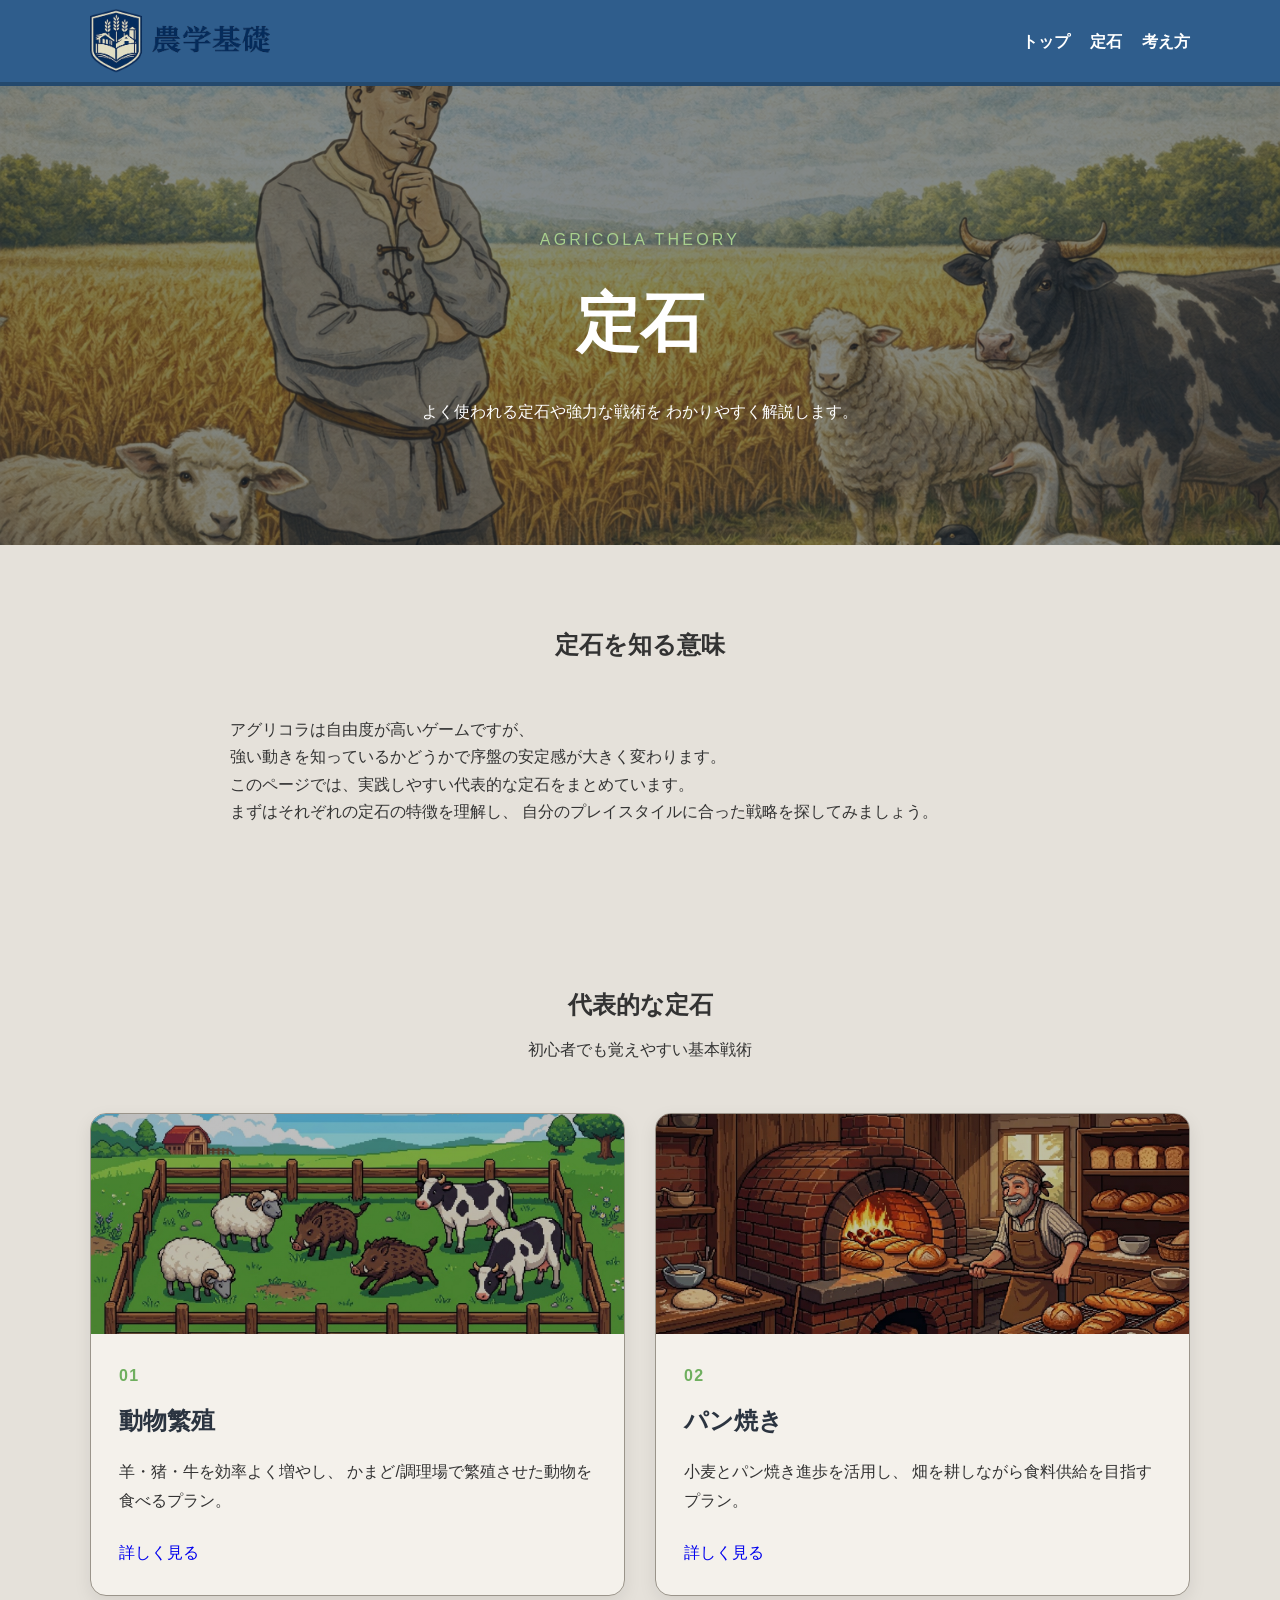
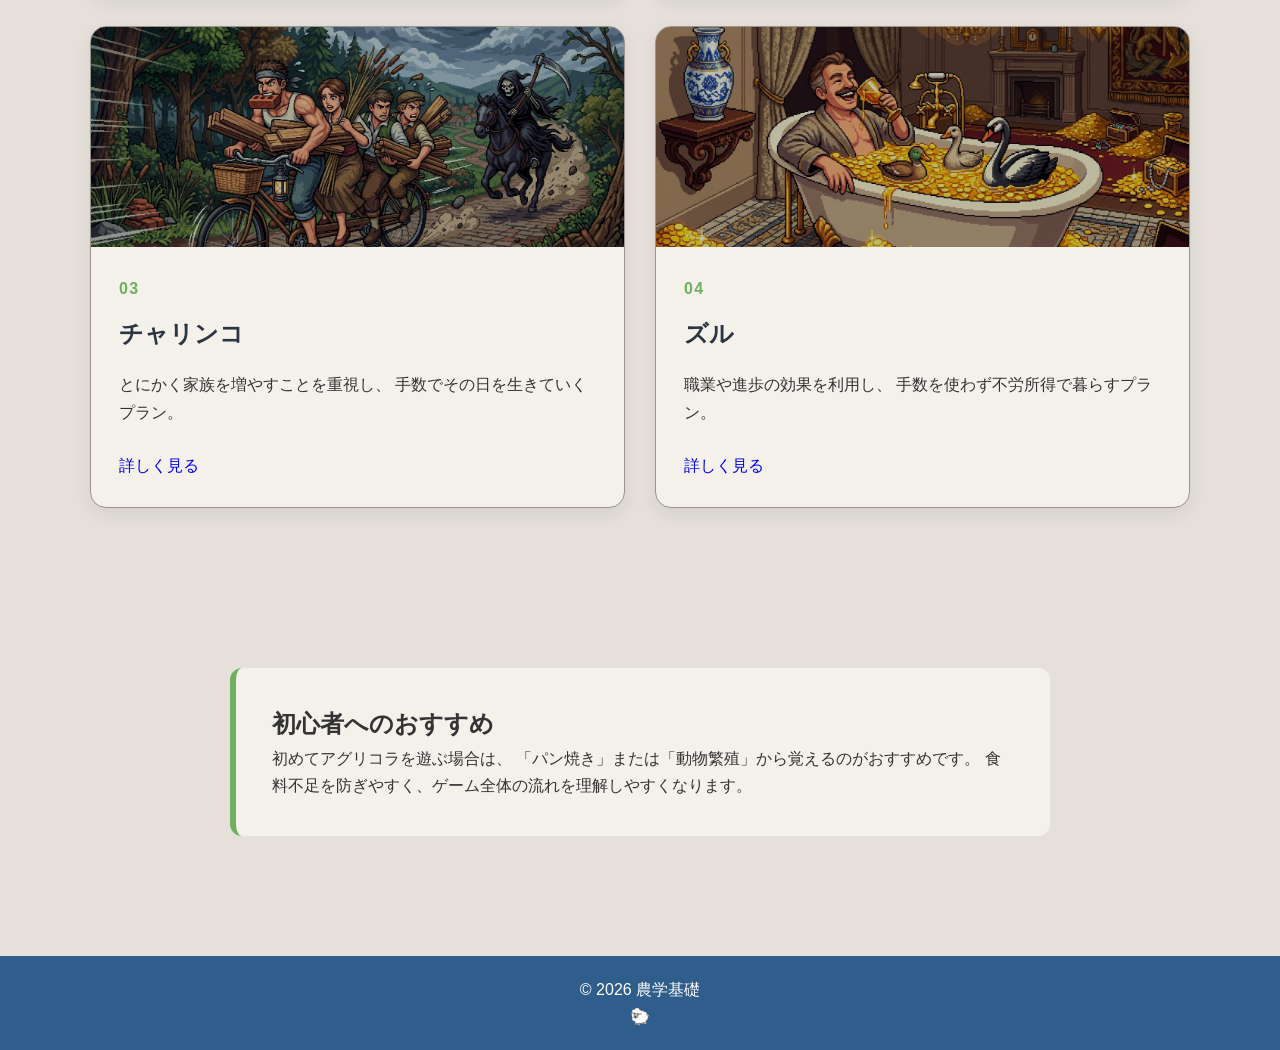
<file: theory.html>
<!DOCTYPE html>
<html lang="ja">

<head>
  <meta charset="UTF-8">
  <meta name="viewport" content="width=device-width, initial-scale=1.0">
  <title>定石 | 農学基礎</title>
  <link rel="stylesheet" href="style.css">
</head>

<body>

  <!-- ヘッダー -->
  <header class="site-header">
    <div class="container header-inner">
      <a href="index.html" class="logo">
        <img src="img/logo.png" alt="ロゴ画像">
      </a>

      <nav class="nav">
        <ul>
          <li><a href="index.html">トップ</a></li>
          <li><a href="theory.html">定石</a></li>
          <li><a href="strategy.html">考え方</a></li>
        </ul>
      </nav>
    </div>
  </header>

  <!-- ページヒーロー -->
  <section class="page-hero theory-hero">
    <div class="hero-overlay"></div>

    <div class="container hero-content">
      <p class="hero-subtitle">Agricola Theory</p>
      <h1>定石</h1>
      <p>
        よく使われる定石や強力な戦術を
        わかりやすく解説します。
      </p>
    </div>
  </section>

  <!-- メイン -->
  <main>

    <!-- 導入 -->
    <section class="theory-intro section-block">
      <div class="container narrow">
        <h2 class="section-title">定石を知る意味</h2>

        <p>
          アグリコラは自由度が高いゲームですが、<br>
          強い動きを知っているかどうかで序盤の安定感が大きく変わります。<br>
          このページでは、実践しやすい代表的な定石をまとめています。
        </p>

        <p>
          まずはそれぞれの定石の特徴を理解し、
          自分のプレイスタイルに合った戦略を探してみましょう。
        </p>
      </div>
    </section>

    <!-- 定石一覧 -->
    <section class="theory-list section-block">
      <div class="container">

        <div class="section-title">
          <h2>代表的な定石</h2>
          <p>初心者でも覚えやすい基本戦術</p>
        </div>

        <div class="theory-grid">

          <!-- 1 -->
          <article class="theory-card">
            <div class="theory-image theory-image-01"></div>

            <div class="theory-body">
              <span class="theory-number">01</span>
              <h3>動物繁殖</h3>

              <p>
                羊・猪・牛を効率よく増やし、
                かまど/調理場で繁殖させた動物を食べるプラン。
              </p>

              <a href="theory-01.html" class="btn-primary">
                詳しく見る
              </a>
            </div>
          </article>

          <!-- 2 -->
          <article class="theory-card">
            <div class="theory-image theory-image-02"></div>

            <div class="theory-body">
              <span class="theory-number">02</span>
              <h3>パン焼き</h3>

              <p>
                小麦とパン焼き進歩を活用し、
                畑を耕しながら食料供給を目指すプラン。
              </p>

              <a href="theory-02.html" class="btn-primary">
                詳しく見る
              </a>
            </div>
          </article>

          <!-- 3 -->
          <article class="theory-card">
            <div class="theory-image theory-image-03"></div>

            <div class="theory-body">
              <span class="theory-number">03</span>
              <h3>チャリンコ</h3>

              <p>
                とにかく家族を増やすことを重視し、
                手数でその日を生きていくプラン。
              </p>

              <a href="theory-03.html" class="btn-primary">
                詳しく見る
              </a>
            </div>
          </article>

          <!-- 4 -->
          <article class="theory-card">
            <div class="theory-image theory-image-04"></div>

            <div class="theory-body">
              <span class="theory-number">04</span>
              <h3>ズル</h3>

              <p>
                職業や進歩の効果を利用し、
                手数を使わず不労所得で暮らすプラン。
              </p>

              <a href="theory-04.html" class="btn-primary">
                詳しく見る
              </a>
            </div>
          </article>

        </div>
      </div>
    </section>

    <!-- 補足 -->
    <section class="theory-note section-block">
      <div class="container narrow">
        <div class="note-box">
          <h2>初心者へのおすすめ</h2>

          <p>
            初めてアグリコラを遊ぶ場合は、
            「パン焼き」または「動物繁殖」から覚えるのがおすすめです。
            食料不足を防ぎやすく、ゲーム全体の流れを理解しやすくなります。
          </p>
        </div>
      </div>
    </section>

  </main>

  <!-- フッター -->
  <footer class="site-footer">
    <div class="container footer-inner">
      <p>© 2026 農学基礎</p>

      <div class="footer-icon">
        🐑
      </div>
    </div>
  </footer>
</body>

</html>
</file>
<file: style.css>
/* =========================
   基本設定
========================= */

* {
    margin: 0;
    padding: 0;
    box-sizing: border-box;
}

body {
    font-family: "Yu Gothic", "YuGothic", sans-serif;
    color: #333333;
    background-color: #E5E1DA;
    line-height: 1.7;
}

/* =========================
   共通
========================= */

.container {
    width: 90%;
    max-width: 1100px;
    margin: 0 auto;
}

a {
    text-decoration: none;
}

/* =========================
   ヘッダー
========================= */

.site-header {
    background-color: #2F5D8C;
    padding: 5px 0;
    border-bottom: 4px solid #24496D;
}

.site-header .container {
    display: flex;
    justify-content: space-between;
    align-items: center;
}

.logo img {
    width: 180px;
    height: auto;
    display: block;
}

/* =========================
   ナビ
========================= */

.nav ul {
    display: flex;
    gap: 20px;
    list-style: none;
}

.nav a {
    color: white;
    font-weight: bold;
    transition: 0.3s;
}

.nav a:hover {
    color: #A8D08D;
}

/* =========================
   ヒーローエリア
========================= */

.hero {
    background-image: url("./img/heroarea.png");
    background-size: cover;
    background-position: center;
    background-repeat: no-repeat;
}

.hero-overlay {
    background-color: rgba(0, 0, 0, 0.45);
    padding: 120px 0;
    text-align: center;
}

.hero h1 {
    font-size: 3rem;
    color: white;
    margin-bottom: 20px;
    font-family: "Hiragino Sans", sans-serif;
}

.hero p {
    color: white;
    font-size: 1.1rem;
    margin-bottom: 35px;
}

.button {
    display: inline-block;
    padding: 14px 30px;
    background-color: #6FAF5F;
    color: white;
    border-radius: 6px;
    font-weight: bold;
    transition: 0.3s;
    margin: 8px;
}

.button:hover {
    background-color: #5a944c;
}

/* =========================
   コンテンツ
========================= */

.content {
    padding: 60px 0;
}

.content .container {
    display: grid;
    grid-template-columns: repeat(2, 1fr);
    gap: 30px;
}

.card {
    background-color: #F4F1EB;
    border: 2px solid #9A948A;
    border-radius: 10px;
    padding: 30px;
}

.card h2 {
    margin-bottom: 15px;
    color: #2B3440;
    font-family: "Hiragino Sans", sans-serif;
}

/* =========================
   フッター
========================= */

.site-footer {
    background-color: #2F5D8C;
    color: white;
    text-align: center;
    padding: 20px 0;
    margin-top: 40px;
}

/* =========================
   レスポンシブ対応
========================= */

@media (max-width: 768px) {

    .site-header .container {
        flex-direction: column;
        gap: 15px;
    }

    .nav ul {
        flex-direction: column;
        align-items: center;
        gap: 10px;
    }

    .logo img {
        width: 150px;
    }

    .hero-overlay {
        padding: 80px 0;
    }

    .hero h1 {
        font-size: 2rem;
    }

    .hero p {
        font-size: 1rem;
    }

    .content .container {
        grid-template-columns: 1fr;
    }

}
/* =========================
   theory.html
========================= */

.theory-hero {
    position: relative;
    background-image: url("./img/heroarea-theory.png");
    background-size: cover;
    background-position: center;
    padding: 140px 20px 120px;
    text-align: center;
    overflow: hidden;
}

.theory-hero .hero-overlay {
    position: absolute;
    inset: 0;
    background: rgba(32, 44, 58, 0.55);
}

.theory-hero .hero-content {
    position: relative;
    z-index: 1;
    color: #ffffff;
}

.theory-hero h1 {
    font-size: clamp(2.5rem, 5vw, 4rem);
    margin-bottom: 20px;
}

.hero-subtitle {
    letter-spacing: 0.2em;
    text-transform: uppercase;
    margin-bottom: 16px;
    color: #A8D08D;
}

.section-block {
    padding: 80px 20px;
}

.narrow {
    max-width: 820px;
}

.section-title {
    text-align: center;
    margin-bottom: 50px;
}

.section-title h2 {
    margin-bottom: 10px;
}

.theory-grid {
    display: grid;
    grid-template-columns: repeat(2, 1fr);
    gap: 30px;
}

.theory-card {
    background: #F4F1EB;
    border: 1px solid #9A948A;
    overflow: hidden;
    border-radius: 16px;
    box-shadow: 0 6px 18px rgba(0, 0, 0, 0.08);
    transition: transform 0.3s ease;
}

.theory-card:hover {
    transform: translateY(-6px);
}

.theory-image {
    height: 220px;
    background-size: cover;
    background-position: center;
}

.theory-image-01 {
    background-image: linear-gradient(rgba(0,0,0,0.25), rgba(0,0,0,0.25)), url("./img/theory-animal.jpg");
}

.theory-image-02 {
    background-image: linear-gradient(rgba(0,0,0,0.25), rgba(0,0,0,0.25)), url("./img/theory-bread.jpg");
}

.theory-image-03 {
    background-image: linear-gradient(rgba(0,0,0,0.25), rgba(0,0,0,0.25)), url("./img/theory-bike.jpg");
}

.theory-image-04 {
    background-image: linear-gradient(rgba(0,0,0,0.25), rgba(0,0,0,0.25)), url("./img/theory-zuru.jpg");
}

.theory-body {
    padding: 28px;
}

.theory-number {
    display: inline-block;
    margin-bottom: 12px;
    color: #6FAF5F;
    font-weight: bold;
    letter-spacing: 0.08em;
}

.theory-body h3 {
    margin-bottom: 16px;
    color: #2B3440;
    font-size: 150%;
}

.theory-body p {
    margin-bottom: 24px;
    line-height: 1.8;
}

.note-box {
    background: #F4F1EB;
    border-left: 6px solid #6FAF5F;
    padding: 36px;
    border-radius: 12px;
}

@media (max-width: 900px) {

    .theory-grid {
        grid-template-columns: 1fr;
    }

}

@media (max-width: 600px) {

    .theory-hero {
        padding: 110px 20px 90px;
    }

    .section-block {
        padding: 60px 16px;
    }

    .theory-body {
        padding: 22px;
    }

    .theory-image {
        height: 180px;
    }

}

/* =========================
   theory-01.html
========================= */

.theory-hero-01 {
    position: relative;
    background-image: url("./img/theory-animal.jpg");
    background-size: cover;
    background-position: center;
    padding: 140px 20px 120px;
    text-align: center;
    overflow: hidden;
}

.theory-hero-01 .hero-overlay {
    position: absolute;
    inset: 0;
    background: rgba(32, 44, 58, 0.55);
}

.theory-hero-01 .hero-content {
    position: relative;
    z-index: 1;
    color: #ffffff;
}

/* =========================
   theory-02.html
========================= */

.theory-hero-02 {
    position: relative;
    background-image: url(./img/theory-bread.jpg);
    background-size: cover;
    background-position: center;
    padding: 140px 20px 120px;
    text-align: center;
    overflow: hidden;
}

.theory-hero-02 .hero-overlay {
    position: absolute;
    inset: 0;
    background: rgba(32, 44, 58, 0.55);
}

.theory-hero-02 .hero-content {
    position: relative;
    z-index: 1;
    color: #ffffff;
}

/* =========================
   theory-03.html
========================= */

.theory-hero-03 {
    position: relative;
    background-image: url(./img/theory-bike.jpg);
    background-size: cover;
    background-position: center;
    padding: 140px 20px 120px;
    text-align: center;
    overflow: hidden;
}

.theory-hero-03 .hero-overlay {
    position: absolute;
    inset: 0;
    background: rgba(32, 44, 58, 0.55);
}

.theory-hero-03 .hero-content {
    position: relative;
    z-index: 1;
    color: #ffffff;
}

/* =========================
   theory-04.html
========================= */

.theory-hero-04 {
    position: relative;
    background-image: url(./img/theory-zuru.jpg);
    background-size: cover;
    background-position: center;
    padding: 140px 20px 120px;
    text-align: center;
    overflow: hidden;
}

.theory-hero-04 .hero-overlay {
    position: absolute;
    inset: 0;
    background: rgba(32, 44, 58, 0.55);
}

.theory-hero-04 .hero-content {
    position: relative;
    z-index: 1;
    color: #ffffff;
}

/* =========================
   strategy.html
========================= */

.strategy-hero {
    position: relative;
    background-image:
        linear-gradient(rgba(0, 0, 0, 0.45),
        rgba(0, 0, 0, 0.45)),
        url("./img/strategy-hero.jpg");
    background-size: cover;
    background-position: center;
    padding: 140px 20px 120px;
    text-align: center;
    overflow: hidden;
}

.strategy-hero .hero-overlay {
    position: absolute;
    inset: 0;
}

.strategy-hero .hero-content {
    position: relative;
    z-index: 1;
    color: #ffffff;
}

.strategy-grid {
    display: grid;
    grid-template-columns: repeat(2, 1fr);
    gap: 30px;
}

.strategy-card {
    background: #F4F1EB;
    border: 1px solid #9A948A;
    border-radius: 16px;
    overflow: hidden;
    box-shadow: 0 6px 18px rgba(0, 0, 0, 0.08);
}

.strategy-image {
    height: 220px;
    background-size: cover;
    background-position: center;
}

.strategy-image-01 {
    background-image:
        linear-gradient(rgba(0,0,0,0.3), rgba(0,0,0,0.3)),
        url("./img/strategy-food.jpg");
}

.strategy-image-02 {
    background-image:
        linear-gradient(rgba(0,0,0,0.3), rgba(0,0,0,0.3)),
        url("./img/strategy-family.jpg");
}

.strategy-image-03 {
    background-image:
        linear-gradient(rgba(0,0,0,0.3), rgba(0,0,0,0.3)),
        url("./img/strategy-score.jpg");
}

.strategy-image-04 {
    background-image:
        linear-gradient(rgba(0,0,0,0.3), rgba(0,0,0,0.3)),
        url("./img/strategy-player.jpg");
}

.strategy-body {
    padding: 28px;
}

.strategy-body h2 {
    margin-bottom: 18px;
    color: #2B3440;
    font-size: 1.6rem;
}

.strategy-body p {
    margin-bottom: 18px;
    line-height: 1.9;
}

.strategy-hero h1 {
    font-size: 3rem;
    color: white;
    margin-bottom: 20px;
    font-family: "Hiragino Sans", sans-serif;
}

@media (max-width: 900px) {

    .strategy-grid {
        grid-template-columns: 1fr;
    }

}

@media (max-width: 600px) {

    .strategy-hero {
        padding: 110px 20px 90px;
    }

    .strategy-image {
        height: 180px;
    }

    .strategy-body {
        padding: 22px;
    }

    .strategy-body h2 {
        font-size: 1.4rem;
    }

}
</file>
